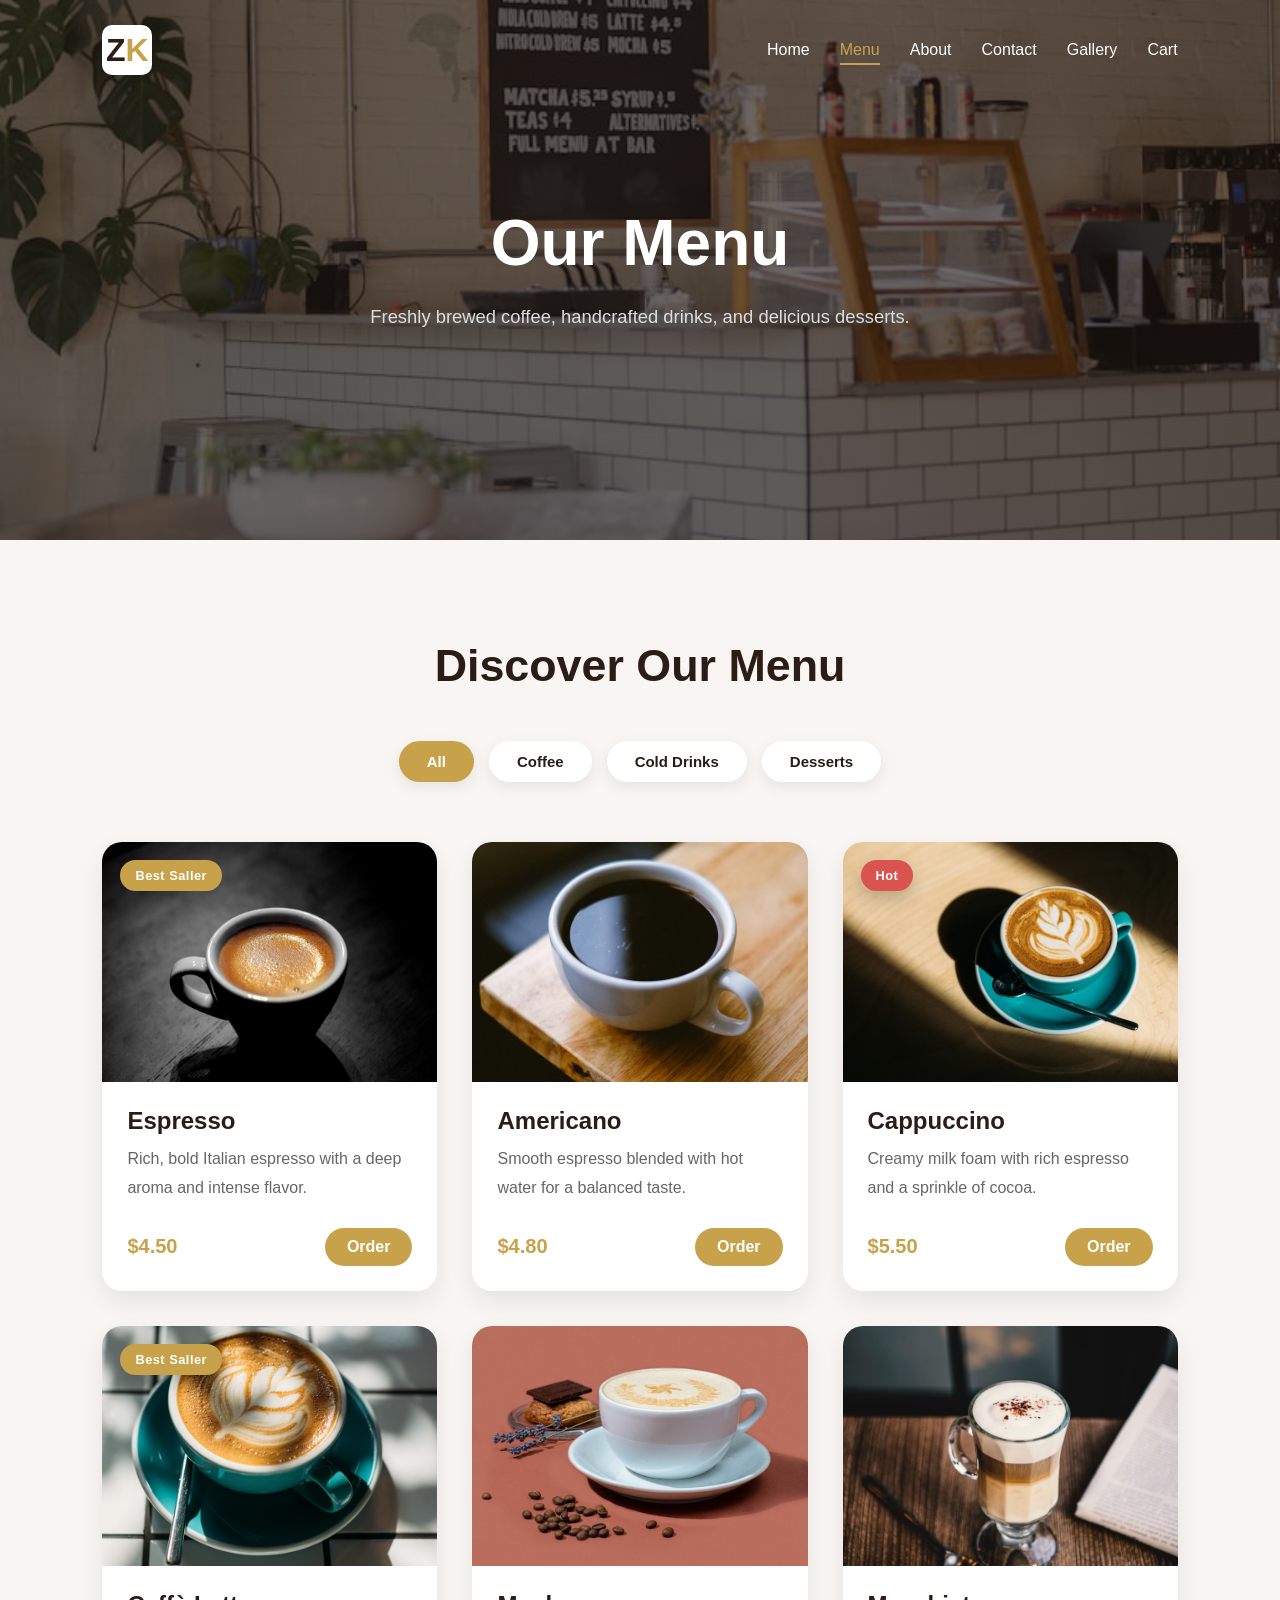
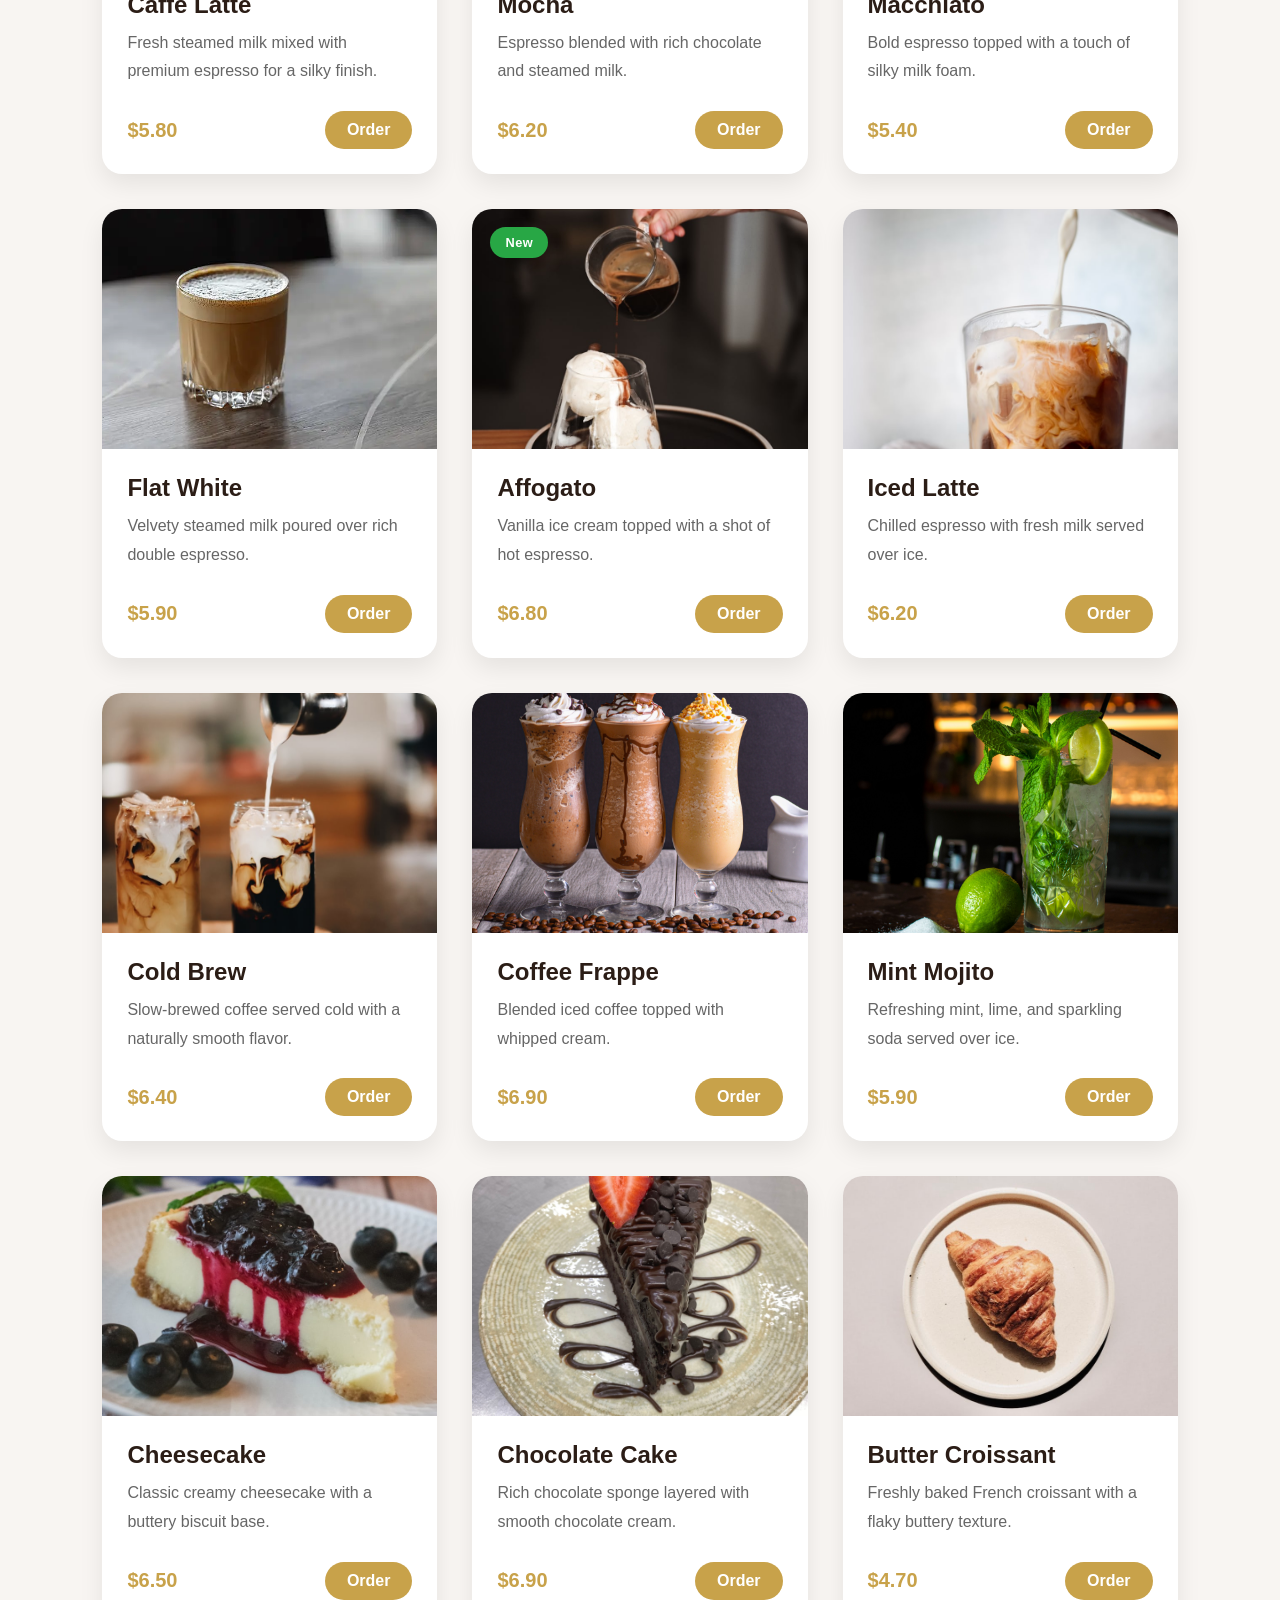
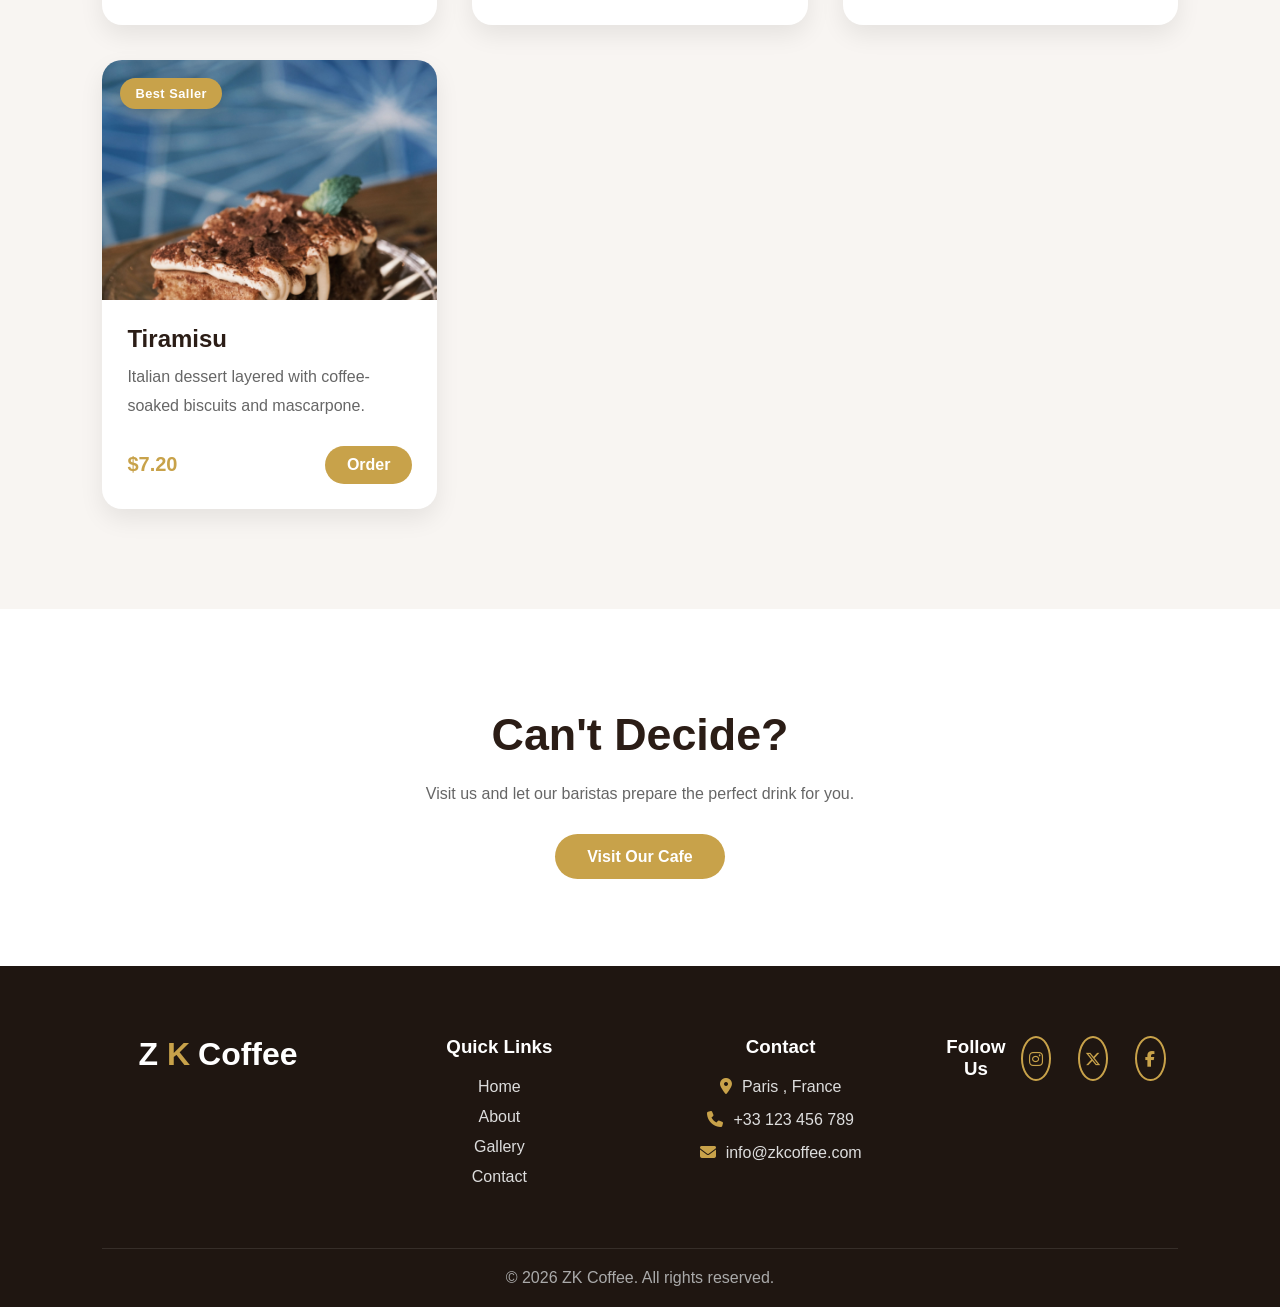
<file: menu.html>
<!DOCTYPE html>
<html lang="en">
<head>
    <meta charset="UTF-8">
    <meta name="viewport" content="width=device-width, initial-scale=1.0">
    <title>ZK Coffee | Menu</title>
    <link rel="stylesheet" href="css/style.css">
    <link rel="stylesheet" href="https://cdnjs.cloudflare.com/ajax/libs/font-awesome/6.7.2/css/all.min.css">
</head>
<body>
    <header class="navbar">
        <div id="preloader">
        <div class="loader-logo">Z<span>K</span></div>
        <div class="loader-line"></div>
        </div>
        <div class="logo">Z<span>K</span></div>
        <div class="menu-toggle">
            <span></span>
            <span></span>
            <span></span>
        </div>
        <nav id="nav-menu">
            <a href="index.html">Home</a>
            <a href="menu.html">Menu</a>
            <a href="about.html">About</a>
            <a href="contact.html">Contact</a>
            <a href="gallery.html">Gallery</a>
            <a href="order.html">Cart</a>
        </nav>
    </header>

        <div class="menu-overlay"></div>
<section class="menu-hero">
    <div class="menu-hero-content">
        <h1>Our Menu</h1>
        <p>Freshly brewed coffee, handcrafted drinks, and delicious desserts.</p>
    </div>

</section>

<section class="menu-section">

    <h2>Discover Our Menu</h2>

    <div class="menu-filter">

        <button class="filter-btn active" data-filter="all">All</button>

        <button class="filter-btn" data-filter="coffee">Coffee</button>

        <button class="filter-btn" data-filter="cold">Cold Drinks</button>

        <button class="filter-btn" data-filter="dessert">Desserts</button>

    </div>

<div class="menu-grid">

    <!-- Coffee -->

    <div class="menu-item coffee reveal">
        <div class="menu-badge best">Best Saller</div>
        <div class="menu-image">
        <img src="images/espresso.jpeg" alt="Espresso">
        </div>
        <div class="menu-info">
            <h3>Espresso</h3>
            <p>Rich, bold Italian espresso with a deep aroma and intense flavor.</p>
            <div class="price-row">
                <span>$4.50</span>
                <a href="order.html" class="menu-btn">Order</a>
            </div>
        </div>
    </div>

    <div class="menu-item coffee reveal">
        <div class="menu-image">
        <img src="images/menu-americano.jpeg" alt="Americano">
        </div>
        <div class="menu-info">
            <h3>Americano</h3>
            <p>Smooth espresso blended with hot water for a balanced taste.</p>
            <div class="price-row">
                <span>$4.80</span>
                <a href="order.html" class="menu-btn">Order</a>
            </div>
        </div>
    </div>

    <div class="menu-item coffee reveal">
        <div class="menu-badge hot">Hot</div>
        <div class="menu-image">
        <img src="images/menu-cappuccino.jpeg" alt="Cappuccino">
        </div>
        <div class="menu-info">
            <h3>Cappuccino</h3>
            <p>Creamy milk foam with rich espresso and a sprinkle of cocoa.</p>
            <div class="price-row">
                <span>$5.50</span>
                <a href="order.html" class="menu-btn">Order</a>
            </div>
        </div>
    </div>

    <div class="menu-item coffee reveal">
        <div class="menu-badge best">Best Saller</div>
        <div class="menu-image">
        <img src="images/menu-latte.jpeg" alt="Latte">
        </div>
        <div class="menu-info">
            <h3>Caffè Latte</h3>
            <p>Fresh steamed milk mixed with premium espresso for a silky finish.</p>
            <div class="price-row">
                <span>$5.80</span>
                <a href="order.html" class="menu-btn">Order</a>
            </div>
        </div>
    </div>
    <div class="menu-item coffee reveal">
        <div class="menu-image">
    <img src="images/menu-mocha.jpeg" alt="Mocha">
        </div>
    <div class="menu-info">

        <h3>Mocha</h3>

        <p>Espresso blended with rich chocolate and steamed milk.</p>

        <div class="price-row">
            <span>$6.20</span>
            <a href="order.html" class="menu-btn">Order</a>
        </div>

    </div>

</div>
<div class="menu-item coffee reveal">
    <div class="menu-image">
    <img src="images/menu-macchiato.jpeg" alt="Macchiato">
    </div>
    <div class="menu-info">

        <h3>Macchiato</h3>

        <p>Bold espresso topped with a touch of silky milk foam.</p>

        <div class="price-row">
            <span>$5.40</span>
            <a href="order.html" class="menu-btn">Order</a>
        </div>

    </div>

</div>
<div class="menu-item coffee reveal">
     <div class="menu-image">
    <img src="images/menu-flat-white.webp" alt="Flat White">
     </div>
    <div class="menu-info">

        <h3>Flat White</h3>

        <p>Velvety steamed milk poured over rich double espresso.</p>

        <div class="price-row">
            <span>$5.90</span>
            <a href="order.html" class="menu-btn">Order</a>
        </div>

    </div>

</div>
<div class="menu-item coffee reveal">
    <div class="menu-badge new">New</div>
     <div class="menu-image">
    <img src="images/menu-affogato.jpeg" alt="Affogato">
    </div>
    <div class="menu-info">

        <h3>Affogato</h3>

        <p>Vanilla ice cream topped with a shot of hot espresso.</p>

        <div class="price-row">
            <span>$6.80</span>
            <a href="order.html" class="menu-btn">Order</a>
        </div>

    </div>

</div>

    <!-- Cold Drinks -->

    <div class="menu-item cold reveal">
        <div class="menu-image">
        <img src="images/menu-iced-coffee.jpeg" alt="Iced Latte">
    </div>
        <div class="menu-info">
            <h3>Iced Latte</h3>
            <p>Chilled espresso with fresh milk served over ice.</p>
            <div class="price-row">
                <span>$6.20</span>
                <a href="order.html" class="menu-btn">Order</a>
            </div>
        </div>
    </div>

    <div class="menu-item cold reveal">
        <div class="menu-image">
        <img src="images/menu-cold-brew.jpeg" alt="Cold Brew">
       </div>
        <div class="menu-info">
            <h3>Cold Brew</h3>
            <p>Slow-brewed coffee served cold with a naturally smooth flavor.</p>
            <div class="price-row">
                <span>$6.40</span>
                <a href="order.html" class="menu-btn">Order</a>
            </div>
        </div>
    </div>

    <div class="menu-item cold reveal">
        <div class="menu-image">
        <img src="images/menu-coffee-frappe.jpg" alt="Coffee Frappe">
        </div>
        <div class="menu-info">
            <h3>Coffee Frappe</h3>
            <p>Blended iced coffee topped with whipped cream.</p>
            <div class="price-row">
                <span>$6.90</span>
                <a href="order.html" class="menu-btn">Order</a>
            </div>
        </div>
    </div>

    <div class="menu-item cold reveal">
        <div class="menu-image">
        <img src="images/menu-mint-mojito.jpg" alt="Mint Mojito">
        </div>
        <div class="menu-info">
            <h3>Mint Mojito</h3>
            <p>Refreshing mint, lime, and sparkling soda served over ice.</p>
            <div class="price-row">
                <span>$5.90</span>
                <a href="order.html" class="menu-btn">Order</a>
            </div>
        </div>
    </div>

    <!-- Desserts -->

    <div class="menu-item dessert reveal">
        <div class="menu-image">
        <img src="images/menu-cheesecake.jpeg" alt="Cheesecake">
        </div>
        <div class="menu-info">
            <h3>Cheesecake</h3>
            <p>Classic creamy cheesecake with a buttery biscuit base.</p>
            <div class="price-row">
                <span>$6.50</span>
                <a href="order.html" class="menu-btn">Order</a>
            </div>
        </div>
    </div>

<div class="menu-item dessert reveal">
    <div class="menu-image">
        <img src="images/menu-chocolate-cake.jpg" alt="Chocolate Cake">
    </div>
        <div class="menu-info">
            <h3>Chocolate Cake</h3>
            <p>Rich chocolate sponge layered with smooth chocolate cream.</p>
            <div class="price-row">
                <span>$6.90</span>
                <a href="order.html" class="menu-btn">Order</a>
            </div>
        </div>
    </div>

    <div class="menu-item dessert reveal">
        <div class="menu-image">
        <img src="images/menu-croissant.jpeg" alt="Croissant">
       </div>
        <div class="menu-info">
            <h3>Butter Croissant</h3>
            <p>Freshly baked French croissant with a flaky buttery texture.</p>
            <div class="price-row">
                <span>$4.70</span>
                <a href="order.html" class="menu-btn">Order</a>
            </div>
        </div>
    </div>

    <div class="menu-item dessert reveal">
        
        <div class="menu-badge best">Best Saller</div>
        <div class="menu-image">
        <img src="images/menu-tramisu.jpg" alt="Tiramisu">
        </div>
        <div class="menu-info">
            <h3>Tiramisu</h3>
            <p>Italian dessert layered with coffee-soaked biscuits and mascarpone.</p>
            <div class="price-row">
                <span>$7.20</span>
                <a href="order.html" class="menu-btn">Order</a>
            </div>
        </div>
    </div>

</div>

</section>

<section class="menu-cta reveal">

    <h2>Can't Decide?</h2>

    <p>Visit us and let our baristas prepare the perfect drink for you.</p>

    <a href="contact.html" class="btn-primary">Visit Our Cafe</a>

</section>
    <footer class="footer reveal">
        <div class="footer-container">
            <div class="footer-logo">
                <h2 class="f-logo"><span>Z</span> <span  class="k">K</span><span class="coffee">Coffee</span></h2>
                <p></p>
            </div>
            <div class="footer-links">
                <h3>Quick Links</h3>
                <a href="index.html">Home</a>
                <a href="about.html">About</a>
                <a href="gallery.html">Gallery</a>
                <a href="contact.html">Contact</a>
            </div>
            <div class="footer-contact">
                <h3>Contact</h3>
                <p><i class="fa-solid fa-location-dot"></i>Paris , France</p>
                <p><i class="fa-solid fa-phone"></i>+33 123 456 789</p>
                <p><i class="fa-solid fa-envelope"></i>info@zkcoffee.com</p>
            </div>
            <div class="footer-social">
                <h3>Follow Us</h3>
                <a href="https://instagram.com" target="_blank"><i class="fa-brands fa-instagram"></i></a>
                <a href="https://twitter.com" target="_blank"><i class="fa-brands fa-x-twitter"></i></a>
                <a href="https://facebook.com" target="_blank"><i class="fa-brands fa-facebook-f"></i></a>
            </div>
        </div>
        </div>
        <div  class="footer-bottom">
        <p>© 2026 ZK Coffee. All rights reserved.</p>
    </div>
    </footer>
<button id="backToTop"><i class="fa-solid fa-arrow-up"></i></button>
<script src="js/main.js"></script>
</body>
</html>
</file>
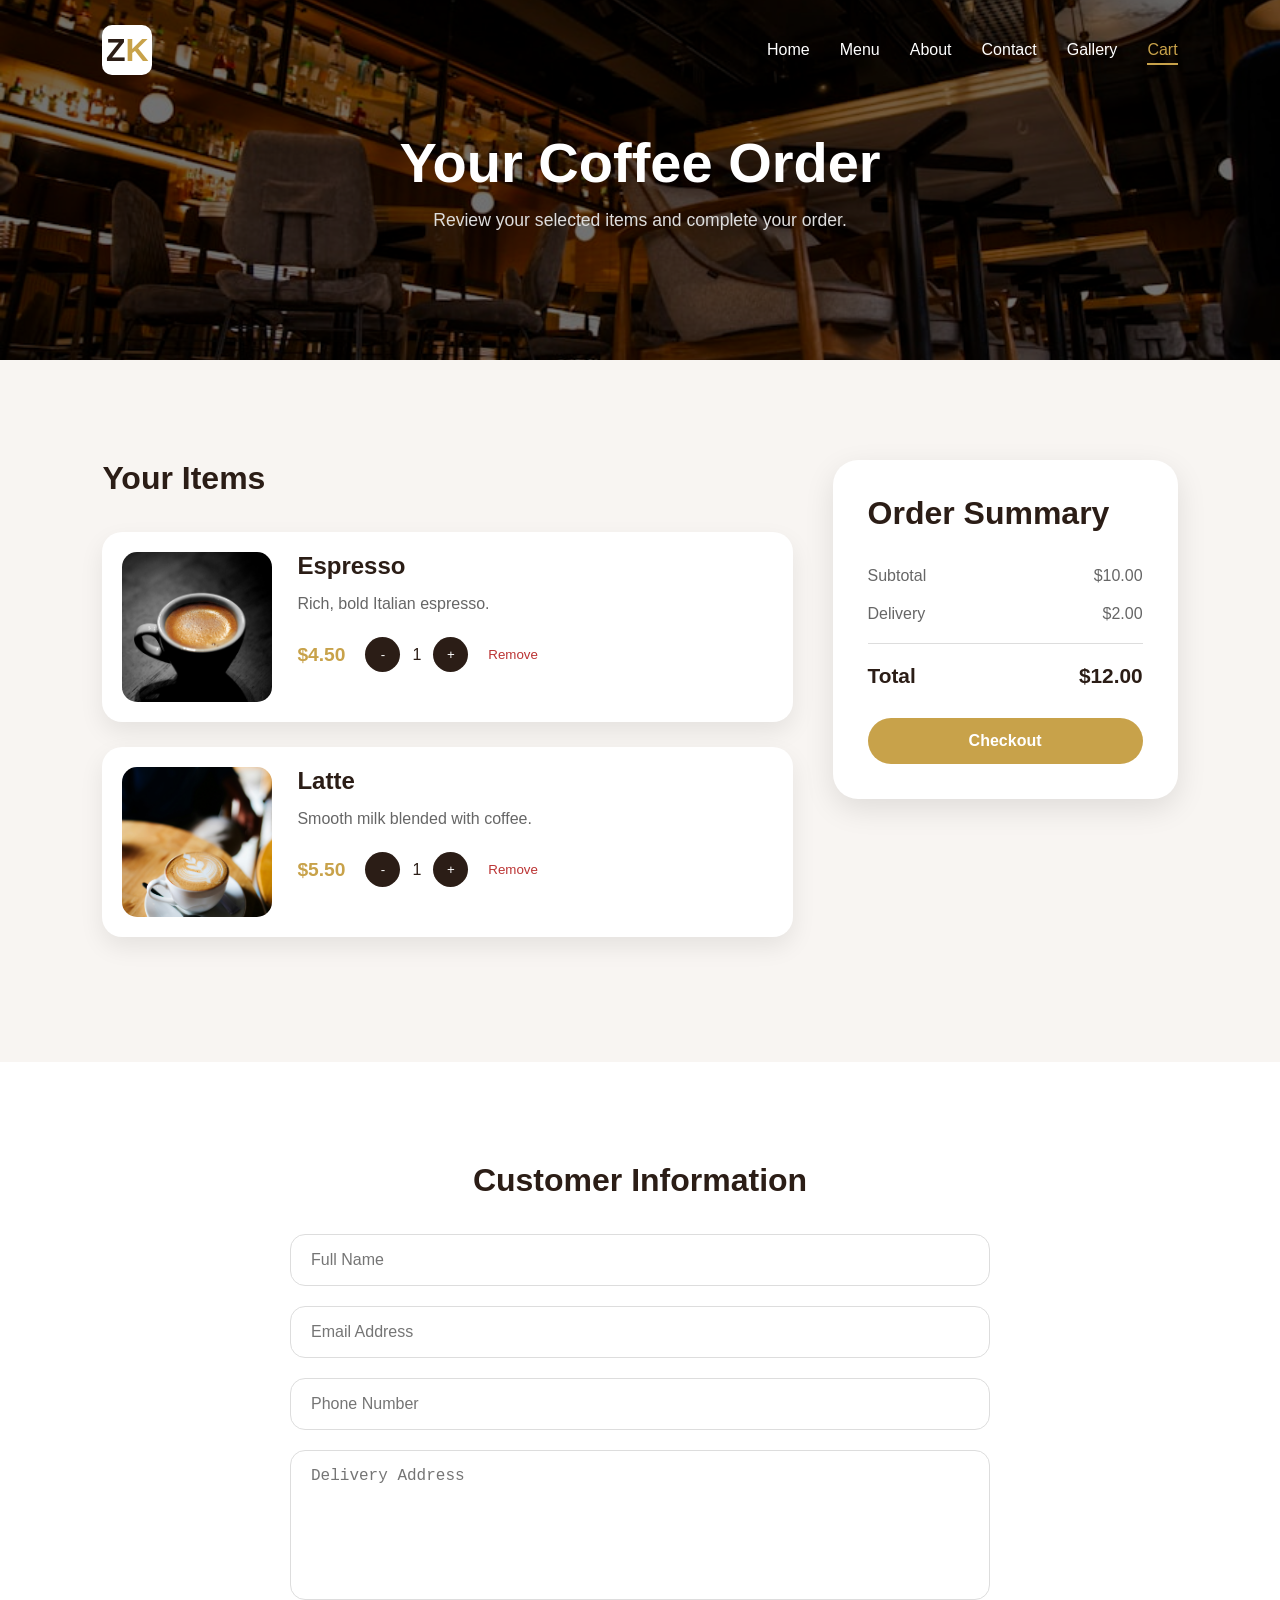
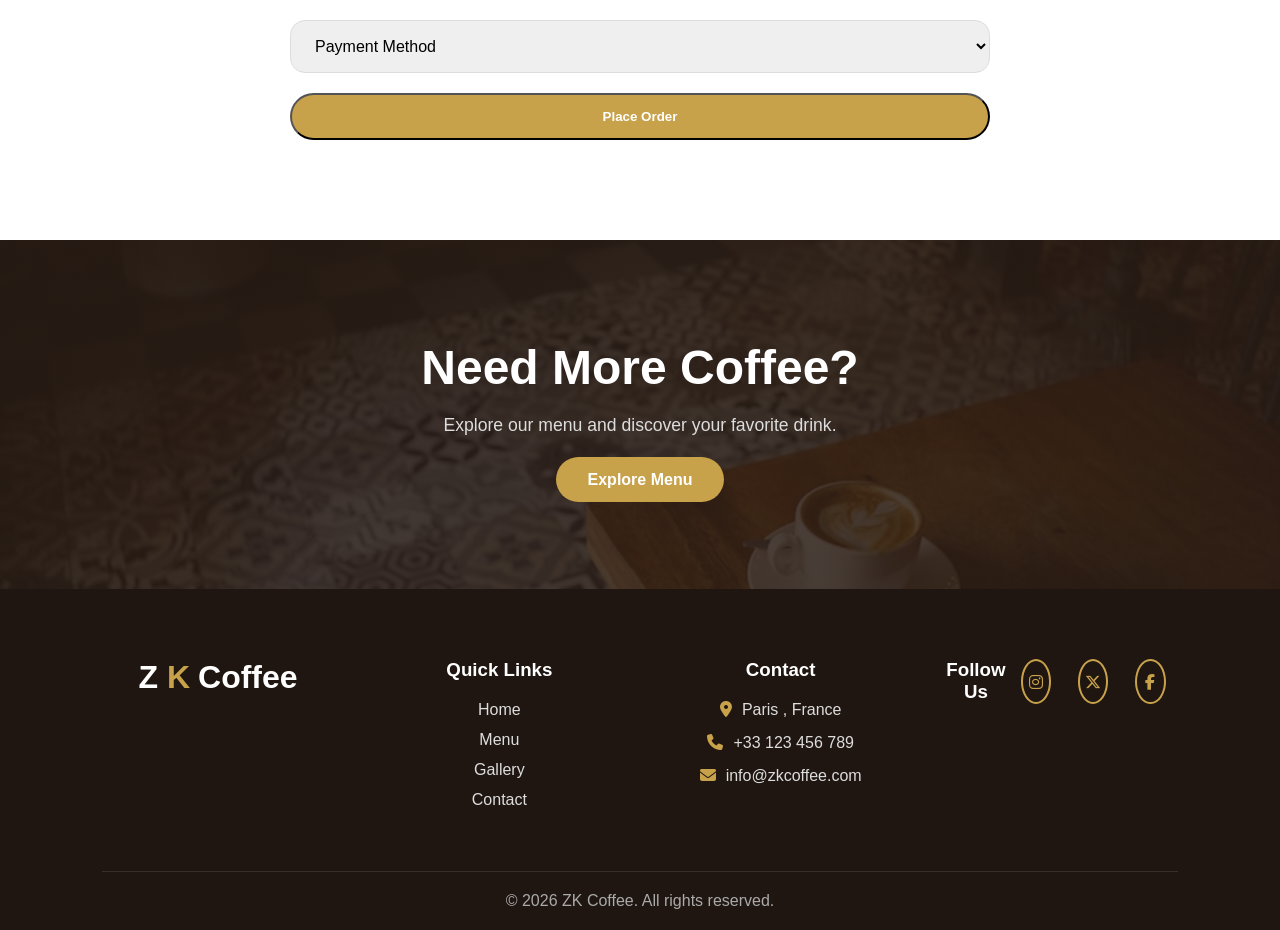
<file: order.html>
<!DOCTYPE html>
<html lang="en">

<head>

    <meta charset="UTF-8">
    <meta name="viewport" content="width=device-width, initial-scale=1.0">

    <title>ZK Coffee | Cart</title>

    <link rel="stylesheet" href="css/style.css">

    <link rel="stylesheet" href="https://cdnjs.cloudflare.com/ajax/libs/font-awesome/6.7.2/css/all.min.css">

</head>


<body>


     <header class="navbar">
        <div id="preloader">
            <div class="loader-logo">Z<span>K</span></div>
            <div class="loader-line"></div>
        </div>
        <div class="logo">Z<span>K</span></div>
        <div class="menu-toggle">
            <span></span>
            <span></span>
            <span></span>
        </div>
        <nav id="nav-menu">
            <a href="index.html">Home</a>
            <a href="menu.html">Menu</a>
            <a href="about.html">About</a>
            <a href="contact.html">Contact</a>
            <a href="gallery.html">Gallery</a>
            <a href="order.html">Cart</a>
        </nav>
    </header>
    <!-- Hero -->
    <div class="menu-overlay"></div>




    <!-- ==========================
        CART HERO
========================== -->


    <section class="cart-hero">


        <div class="cart-overlay"></div>


        <div class="cart-hero-content">


            <h1>Your Coffee Order</h1>

            <p>
                Review your selected items and complete your order.
            </p>


        </div>


    </section>



    <!-- ==========================
        CART SECTION
========================== -->


    <section class="cart-section reveal">


        <div class="cart-container">



            <!-- ITEMS -->


            <div class="cart-items">


                <h2>Your Items</h2>



                <div class="cart-card">


                    <img src="images/espresso.jpeg" alt="Espresso">


                    <div class="cart-info">

                        <h3>Espresso</h3>

                        <p>
                            Rich, bold Italian espresso.
                        </p>


                        <div class="cart-actions">


                            <span class="price">
                                $4.50
                            </span>


                            <div class="quantity">

                                <button>-</button>

                                <span>1</span>

                                <button>+</button>

                            </div>


                            <button class="remove">
                                Remove
                            </button>


                        </div>


                    </div>


                </div>




                <div class="cart-card">


                    <img src="images/latte.jpeg" alt="Latte">


                    <div class="cart-info">

                        <h3>Latte</h3>

                        <p>
                            Smooth milk blended with coffee.
                        </p>


                        <div class="cart-actions">


                            <span class="price">
                                $5.50
                            </span>


                            <div class="quantity">

                                <button>-</button>

                                <span>1</span>

                                <button>+</button>

                            </div>


                            <button class="remove">
                                Remove
                            </button>


                        </div>


                    </div>


                </div>



            </div>





            <!-- SUMMARY -->


            <div class="order-summary">


                <h2>
                    Order Summary
                </h2>



                <div class="summary-row">

                    <span>
                        Subtotal
                    </span>

                    <span>
                        $10.00
                    </span>

                </div>



                <div class="summary-row">

                    <span>
                        Delivery
                    </span>

                    <span>
                        $2.00
                    </span>

                </div>




                <div class="summary-total">


                    <span>
                        Total
                    </span>


                    <span>
                        $12.00
                    </span>


                </div>



                <a href="#checkout" class="btn-primary checkout-btn">

                    Checkout

                </a>



            </div>



        </div>


    </section>





    <!-- ==========================
        CHECKOUT FORM
========================== -->

    <section class="checkout reveal" id="checkout">


        <h2>
            Customer Information
        </h2>



        <div class="checkout-container">


            <form>


                <input type="text" placeholder="Full Name">



                <input type="email" placeholder="Email Address">



                <input type="tel" placeholder="Phone Number">



                <textarea placeholder="Delivery Address"></textarea>



                <select>

                    <option>
                        Payment Method
                    </option>

                    <option>
                        Credit Card
                    </option>

                    <option>
                        Cash
                    </option>

                </select>



                <button class="btn-primary">
                    Place Order
                </button>



            </form>


        </div>


    </section>






    <!-- ==========================
        CTA
========================== -->


    <section class="cart-cta reveal">


        <h2>
            Need More Coffee?
        </h2>


        <p>
            Explore our menu and discover your favorite drink.
        </p>


        <a href="menu.html" class="btn-primary">
            Explore Menu
        </a>



    </section>






    <footer class="footer reveal">
        <div class="footer-container">
            <div class="footer-logo">
                <h2 class="f-logo"><span>Z</span> <span class="k">K</span><span class="coffee">Coffee</span></h2>
                <p></p>
            </div>
            <div class="footer-links">
                <h3>Quick Links</h3>
                <a href="index.html">Home</a>
                <a href="menu.html">Menu</a>
                <a href="gallery.html">Gallery</a>
                <a href="contact.html">Contact</a>
            </div>
            <div class="footer-contact">
                <h3>Contact</h3>
                <p><i class="fa-solid fa-location-dot"></i>Paris , France</p>
                <p><i class="fa-solid fa-phone"></i>+33 123 456 789</p>
                <p><i class="fa-solid fa-envelope"></i>info@zkcoffee.com</p>
            </div>
            <div class="footer-social">
                <h3>Follow Us</h3>
                <a href="https://instagram.com" target="_blank"><i class="fa-brands fa-instagram"></i></a>
                <a href="https://twitter.com" target="_blank"><i class="fa-brands fa-x-twitter"></i></a>
                <a href="https://facebook.com" target="_blank"><i class="fa-brands fa-facebook-f"></i></a>
            </div>
        </div>
        </div>
        <div class="footer-bottom">
            <p>© 2026 ZK Coffee. All rights reserved.</p>
        </div>
    </footer>
    <button id="backToTop"><i class="fa-solid fa-arrow-up"></i></button>
    <script src="js/main.js"></script>


</body>

</html>
</file>
<file: css/style.css>
* {
    margin: 0;
    padding: 0;
    box-sizing: border-box;
}

html {
    scroll-behavior: smooth;
}

body.no-scroll {
    overflow: hidden;
}

img {
    display: block;
    max-width: 100%;
    height: auto;
}

h2 {
    transition: 0.35s;
}

h2:hover {
    letter-spacing: 1px;
}

body {
    font-family: 'Poppins', sans-serif;
    background-color: #f8f5f2;
    color: #2b1d16;
}

a {
    text-decoration: none;
}

.navbar {
    display: flex;
    justify-content: space-between;
    align-items: center;
    padding: 25px 8%;
    position: absolute;
    width: 100%;
    top: 0;
    left: 0;
    transition:
        background-color .35s ease,
        padding .35s ease,
        box-shadow .35s ease,
        backdrop-filter .35s ease;
    z-index: 100;
}

.navbar.scrolled {
    position: fixed;
    top: 0;
    left: 0;
    background-color: rgba(31, 22, 17, 0.95);
    backdrop-filter: blur(18px);
    padding: 18px 8%;
    box-shadow: 0 8px 25px rgba(0, 0, 0, 0.15);
}

.navbar.scrolled .logo {
    transform: scale(0.92);
    background: #fff;
    color: #2b1d16;
    box-shadow: 0 8px 15px rgba(255, 255, 255, 0.15);
}

.navbar.scrolled .logo span {
    color: #c8a24a;
}

.menu-toggle {
    width: 35px;
    height: 28px;
    display: none;
    flex-direction: column;
    justify-content: space-between;
    font-size: 1.8rem;
    color: #c8a24a;
    cursor: pointer;
    z-index: 1100;
}

.menu-toggle span {
    width: 100%;
    height: 3px;
    background: #c8a24a;
    border-radius: 10px;
    transition: 0.4s;
}

.menu-overlay {
    position: fixed;
    inset: 0;
    background: rgba(0, 0, 0, 0.45);
    pointer-events: none;
    opacity: 0;
    visibility: hidden;
    transition: 0.35s ease;
    z-index: 998;
}

.menu-overlay.active {
    opacity: 1;
    visibility: visible;
    pointer-events: auto;
}

.logo {
    font-size: 2rem;
    font-weight: 700;
    background: #fff;
    width: 50px;
    height: 50px;
    border-radius: 10px;
    display: flex;
    justify-content: center;
    align-items: center;
    color: #2b1d16;
    transform: translateX(-40px);
    transition: 0.5s ease;
    opacity: 0;
}

.logo span {
    color: #c8a24a;
}

.logo.show {
    opacity: 1;
    transform: translateX(0);
}

.logo:hover {
    transform: scale(1.08);
    cursor: pointer;
}

nav {
    display: flex;
    gap: 30px;
}

nav a {
    color: white;
    font-weight: 500;
    transition: all 0.3s ease;
    position: relative;
}

nav a::after {
    content: "";
    position: absolute;
    left: 0;
    bottom: -6px;
    width: 0;
    height: 2px;
    background: #c8a24a;
    transition: 0.35s;
}

nav a:hover {
    color: #c8a24a;
}

nav a:hover::after {
    width: 100%;
}

nav a.active {
    color: #c8a24a;
}

nav a.active::after {
    width: 100%;
}

.hero {
    height: 90vh;
    background-image: url(../images/hero.jpeg);
    background-size: cover;
    background-position: center;
    display: flex;
    justify-content: center;
    align-items: center;
    position: relative;
}

.overlay {
    position: absolute;
    top: 0;
    left: 0;
    width: 100%;
    height: 100%;
    background: rgba(0, 0, 0, 0.45);
}

.hero-text {
    position: relative;
    z-index: 2;
    text-align: center;
    color: white;
    max-width: 700px;
    padding: 20px;
}

.hero-text p {
    font-size: 1.2rem;
    margin-bottom: 35px;
}

.hero-text h1 {
    font-size: 4rem;
    margin-bottom: 20px;
}

.buttons {
    display: flex;
    justify-content: center;
    gap: 15px;
}

.btn-primary,
.btn-secondary {
    padding: 14px 32px;
    border-radius: 50px;
    transition: all 0.3s ease;
    font-weight: 600;
}

.btn-primary {
    background: #c8a24a;
    color: white;
}

.btn-primary:hover {
    transform: translateY(-5px);
    box-shadow: 0 15px 30px rgba(200, 162, 74, 0.35);
}

.btn-secondary {
    border: 2px solid white;
    color: white;
}

.btn-secondary:hover {
    background: white;
    color: #2b1d16;
    transform: translateY(-5px);
    box-shadow: 0 15px 30px rgba(255, 255, 255, 0.35);
}

.btn-primary,
.btn-secondary,
.btn-secondary-dark {
    transition: all 0.35 ease;
}

/* ==========================
   ABOUT PREVIEW
========================== */


.about-preview {
    display: flex;
    justify-content: space-between;
    align-items: center;
    gap: 80px;

    padding: 100px 8%;
    background: #f8f5f2;

    flex-wrap: wrap;
}

.about-image {
    flex: 1;
    min-width: 350px;
    overflow: hidden;
    border-radius: 20px;
}

.about-image img {
    width: 100%;
    border-radius: 20px;
    display: block;
    transition: 0.6s;
    box-shadow: 0 15px 35px rgba(0, 0, 0, .15);
}

.about-image img:hover {
    transform: scale(1.08);
}

.about-content {
    flex: 1;
    min-width: 350px;
}

.about-content h2 {
    font-size: 2.8rem;
    color: #2b1d16;
    margin-bottom: 25px;
}

.about-content p {
    font-size: 1rem;
    line-height: 1.9;
    color: #666;
    margin-bottom: 40px;
}

.about-content .btn-primary {
    display: inline-block;
}

/* ==========================
   FEATURED MENU
========================== */

.featured-menu {
    padding: 100px 8%;
    background: #f8f5f2;
    text-align: center;
}

.featured-menu h2 {
    font-size: 2.7rem;
    color: #2b1d16;
    margin-bottom: 60px;
}

.menu-cards {
    display: flex;
    justify-content: center;
    gap: 35px;
    flex-wrap: wrap;
}

.card {
    width: 330px;
    background: #ffffff;
    border-radius: 20px;
    overflow: hidden;

    box-shadow: 0 10px 25px rgba(0, 0, 0, .08);
    cursor: pointer;
    transition: .4s;
}

.card:hover {
    transform: translateY(-15px);
    box-shadow: 0 20px 45px rgba(200, 162, 74, 0.25);
}

.card img {
    width: 100%;
    height: 250px;
    object-fit: cover;
    transition: 0.5s ease;
}

.card:hover img {
    transform: scale(1.08);
}

.card h3 {
    margin-top: 25px;
    font-size: 1.5rem;
    color: #2b1d16;
    transition: 0.35s;
}

.card:hover h3 {
    color: #c8a24a;
}

.card p {
    padding: 15px 25px 30px;
    color: #666;
    line-height: 1.7;
}

/* ==========================
   WHY CHOOSE US
========================== */

.why-us {
    padding: 100px 8%;
    background-color: #ffffff;
    text-align: center;
}

.why-us h2 {
    font-size: 2.7rem;
    color: #2b1d16;
    margin-bottom: 60px;
}

.features {
    display: flex;
    justify-content: center;
    align-items: center;
    gap: 35px;
    flex-wrap: wrap;
}

.feature {
    width: 320px;
    padding: 40px 30px;
    background-color: #f8f5f2;
    border-radius: 20px;
    box-shadow: 0 10px 25px rgba(0, 0, 0, .08);
    transition: all .4s ease;
    cursor: pointer;
}

.feature:hover {
    transform: translateY(-12px);
    box-shadow: 0 25px 45px rgba(200, 162, 74, .18);
}

.feature i {
    font-size: 55px;
    color: #C8A24A;
    margin-bottom: 25px;
    transition: 0.35s;
}

.feature:hover i {
    transform: rotate(-8deg) scale(1.2);
}

.feature h3 {
    font-size: 1.5rem;
    color: #2b1d16;
    margin-bottom: 15px;
}

.feature p {
    color: #666;
    line-height: 1.8;
    font-size: .95rem;
}

/* ==========================
   CTA
========================== */
.cta {
    background: linear-gradient(rgba(43, 29, 22, 0.8), rgba(43, 29, 22, 0.8)), url(../images/cta-bg.jpeg);
    background-size: cover;
    background-position: center;
    background-attachment: fixed;
    padding: 120px 8%;
    text-align: center;
}

.cta-content {
    max-width: 700px;
    margin: auto;
}

.cta h2 {
    color: #fff;
    font-size: 3rem;
    margin-bottom: 20px;
}

.cta p {
    color: #ddd;
    font-size: 1.1rem;
    line-height: 1.8;
    margin-bottom: 40px;
}

.cta-buttons {
    display: flex;
    justify-content: center;
    gap: 20px;
    flex-wrap: wrap;
}

.btn-secondary-dark {
    display: inline-block;
    padding: 14px 32px;
    border: 2px solid #C8A24A;
    font-weight: 600;
    transition: 0.3s;
    border-color: #C8A24A;
    color: #C8A24A;
    border-radius: 50px;
}

.btn-secondary-dark:hover {
    background: #C8A24A;
    color: #fff;
    transform: translateY(-5px);
    box-shadow: 0 15px 30px rgba(200, 162, 74, 0.35);
}

/* ==========================
   Footer
========================== */
.footer {
    background: #1f1611;
    color: #fff;
    padding: 70px 8% 20px;
}

.footer-container {
    display: flex;
    justify-content: space-between;
    gap: 50px;
    flex-wrap: wrap;
    margin-bottom: 50px;
    text-align: center;
}

footer {
    text-align: center;
    background: #2b1d16;
    color: white;
}

.footer-logo,
.footer-links,
.footer-contact,
.footer-social {
    flex: 1;
    min-width: 220px;
}

.footer-logo p {
    color: #bdbdbd;
    line-height: 1.8;
}

.f-logo {
    font-size: 2rem;
    font-weight: 700;
    align-items: center;
}

.f-logo .coffee {
    gap: 15px;
    margin-left: 8px;
}

.f-logo .k {
    color: #c8a24a;
}

.footer h3 {
    margin-bottom: 20px;
}

.footer-links {
    display: flex;
    flex-direction: column;
}

.footer-links a {
    color: #DDD;
    margin-bottom: 12px;
    transition: 0.3s;
}

.footer-links a:hover {
    color: #c8a24a;
}

.footer-contact p {
    margin-bottom: 15px;
    color: #ddd;
}

.footer-contact i {
    color: #c8a24a;
    margin-right: 10px;
}

.footer-social a {
    display: inline-flex;
    justify-content: center;
    align-items: center;
    width: 45px;
    height: 45px;
    border: 2px solid #c8a24a;
    margin-right: 12px;
    transition: 0.35s;
    color: #C8A24A;
    border-radius: 50%;
}

.footer-social a:hover {
    background: #c8a24a;
    color: #fff;
    transform: translateY(-5px) rotate(10deg);
}

.footer-bottom {
    border-top: 1px solid rgba(255, 255, 255, 0.1);
    text-align: center;
    padding-top: 20px;
    color: #aaa;
}

.footer-social {
    display: flex;
    justify-content: center;
    gap: 15px;
}

.footer-contact p {
    justify-content: center;
}

/* ==========================
   Back Tp Up
========================== */
#backToTop {
    position: fixed;
    right: 25px;
    bottom: 25px;
    width: 55px;
    height: 55px;
    border: none;
    border-radius: 50%;
    background: #c8a24a;
    color: #fff;
    font-size: 20px;
    cursor: pointer;
    box-shadow: 0 8px 20px rgba(0, 0, 0, 0.2);
    opacity: 0;
    visibility: hidden;
    transform: translateY(20px);
    transition: 0.35s ease;
    z-index: 999;
}

#backToTop:hover {
    background: #b88f36;
    transform: translateY(-5px);
}

#backToTop.show {
    opacity: 1;
    visibility: visible;
    transform: translateY(0);
}

/* ==========================
   SCROLL REVEAL
========================== */
.reveal {
    opacity: 0;
    transform: translateY(70px);
    transition: all 0.9s ease;
}

.reveal.active {
    opacity: 1;
    transform: translateY(0);
}

/* ==========================
   ReLoader
========================== */
#preloader {
    position: fixed;
    inset: 0;
    background: #1f1611;
    display: flex;
    flex-direction: column;
    justify-content: center;
    align-items: center;
    z-index: 9999;
    transition: opacity 0.6s ease visibility 0.6s ease;
}

#preloader.hide {
    opacity: 0;
    visibility: hidden;
}

.loader-logo {
    font-size: 2.5rem;
    font-weight: 700;
    letter-spacing: -2px;
    color: white;
    margin-bottom: 30px;
    transition: 0.35s;
}

.loader-logo:hover {
    transform: scale(1.08);
    transition: 0.35s;
}

.loader-logo span {
    color: #c8a24a;
}

.loader-line {
    width: 100px;
    height: 4px;
    background: rgba(255, 255, 255, 0.15);
    border-radius: 10px;
    overflow: hidden;
    position: relative;
}

.loader-line::before {
    content: "";
    position: absolute;
    left: -40%;
    width: 40%;
    height: 100%;
    background: #c8a24a;
    animation: loading 1.2s infinite;
}

@keyframes loading {
    0% {
        left: -40%;
    }

    100% {
        left: 100%;
    }
}

@media (max-width:1024px) {
    .hero-text p {
        font-size: 1.1rem;
    }

    .hero-text h1 {
        font-size: 3.5rem;
    }

    .card,
    .feature {
        width: 300px;
    }

    .menu-cards {
        display: grid;
        grid-template-columns: repeat(3, 1fr);
        gap: 20px;
    }

    .card {
        width: 300px;
    }

    .features {
        display: grid;
        grid-template-columns: repeat(3, 1fr);
        gap: 20px;
    }

    .feature {
        width: 300px;
        padding: 30px 20px;
        height: 250px;
    }
    .feature i{
        font-size: 2.5rem;
    }
    .cta-buttons a{
        width: 50%;
        text-align: center;
    }
    .btn-secondary-dark{
        width: 50%;
        text-align: center;
    }
    .btn-secondary{
        width: 50%;
        text-align: center;
    }
    .btn-primary{
        width: 50%;
        text-align: center;
    }

}


   @media (max-width:768px){

/* Navbar */

.navbar{
    padding:18px 6%;
    z-index: 1005;
}

.logo{
    width:45px;
    height:45px;
    font-size:1.7rem;
}

.menu-toggle{
    display:flex;
    z-index: 1002;
}

nav{
    position:fixed;
    top:0;
    right:-100%;
    width:280px;
    height:100vh;
    display: flex;
    flex-direction: column;
    background:#1f1611;
    justify-content:center;
    align-items:center;
    gap:35px;
    transition:.35s;
    z-index:1001;
}
#nav-menu{
    padding: 90px 0 40px;
}
#nav-menu a{
    display: block;
    width: 100%;
    padding: 18px 35px;
    font-size: 1.15;
    line-height: 1.5;
}
#nav-menu a::after{
    bottom: 8px;
}
nav.active{
    right:0;
}
.menu-overlay{
    z-index: 999;
}
/* Hero */

.hero{
    height:75vh;
}

.hero-text h1{
    font-size:2.8rem;
}

.hero-text p{
    font-size:1rem;
}

.buttons{
    flex-wrap:wrap;
}

/* Featured */


.featured-menu{
    padding:60px 5%;
}

.featured-menu h2{
    font-size:1.9rem;
    margin-bottom:40px;
}

.menu-cards{
    display:grid;
    grid-template-columns:repeat(3,1fr);
    justify-content: center;
    align-items: center;
    gap:10px;
}

.card{
    width:100%;
    border-radius:15px;
}

.card img{
    height:110px;
}

.card h3{
    font-size:1rem;
    margin-top:15px;
}

.card p{
    font-size:.72rem;
    line-height:1.45;
    padding:10px 12px 18px;
}

/* Why us */

.why-us{
    padding:70px 6%;
}

.why-us h2{
    font-size:2.2rem;
}

.why-us{
    padding:60px 5%;
}

.why-us h2{
    font-size:1.9rem;
    margin-bottom:40px;
}

.features{
    display:grid;
    grid-template-columns:repeat(3,1fr);
    gap:10px;
}

.feature{
    width:100%;
    height:300px;
    padding:20px 12px;
    border-radius:15px;
}

.feature i{
    font-size:2rem;
    margin-bottom:15px;
}

.feature h3{
    font-size:1rem;
    margin-bottom:10px;
}

.feature p{
    font-size:.72rem;
    line-height:1.45;
}

/* About */

.about-preview{
    flex-direction:column;
    gap:40px;
    padding:70px 6%;
}

.about-image,
.about-content{
    min-width:100%;
}

.about-image img{
    height:320px;
    object-fit:cover;
}

.about-content h2{
    font-size:2.2rem;
}
.btn-primary{
    text-align: center;
}

/* CTA */

.cta{
    padding:80px 6%;
}

.cta h2{
    font-size:2.2rem;
}

.cta p{
    font-size:1rem;
}

.cta-buttons{
    flex-direction:column;
    align-items:center;
}

.cta-buttons a{
    width:230px;
}

/* Footer */

.footer{
    padding:60px 6% 20px;
}

.footer-container{
    gap:35px;
}
    .cta-buttons a{
        width: 100%;
        text-align: center;
    }
    .btn-secondary-dark{
        width: 100%;
        text-align: center;
    }
    .btn-secondary{
        width: 100%;
        text-align: center;
    }
    .btn-primary{
        width: 100%;
        text-align: center;
    }
}

@media (max-width:480px){

/* Hero */
.hero{
    height:50vh;
}

.hero-text h1{
    font-size:2.3rem;
    line-height:1.3;

}

.hero-text p{
    font-size:.95rem;
}

.buttons{
    gap:10px;
}


/* Featured */



.menu-cards{
    display:grid;
    grid-template-columns:repeat(3,1fr);
    gap:10px;
}

.card{
    width:100%;
    border-radius:15px;
}

.card img{
    height:110px;
}

.card h3{
    font-size:1rem;
    margin-top:15px;
}

.card p{
    font-size:.72rem;
    line-height:1.45;
    padding:10px 12px 18px;
}
/* Sections */

.featured-menu,
.why-us,
.about-preview,
.cta{
    padding:55px 5%;
}

.featured-menu h2,
.why-us h2,
.about-content h2,
.cta h2{
    font-size:1.8rem;
}

/* Cards */


.why-us{
    padding:60px 5%;
}

.why-us h2{
    font-size:1.9rem;
    margin-bottom:40px;
}

.features{
    display:grid;
    grid-template-columns:repeat(3,1fr);
    gap:10px;
}

.feature{
    width:100%;
    height:220px;
    padding:20px 12px;
    border-radius:15px;
}

.feature i{
    font-size:2rem;
    margin-bottom:15px;
}

.feature h3{
    font-size:1rem;
    margin-bottom:10px;
}

.feature p{
    font-size:.72rem;
    line-height:1.45;
}

/* About */
.about-preview{
    padding:60px 5%;
    gap:30px;
}

.about-image img{
    height:240px;
}

.about-content h2{
    font-size:1.9rem;
}

.about-content p{
    font-size:.9rem;
    line-height:1.7;
}
/* CTA */
.cta{
    padding:65px 5%;
}

.cta h2{
    font-size:1.9rem;
}

.cta p{
    font-size:.9rem;
}


.btn-primary,
.btn-secondary,
.btn-secondary-dark{
    padding:12px 24px;
    font-size:.9rem;
}

/* Footer */
.footer{
    padding:50px 5% 20px;
}

.footer-container{
    gap:25px;
}

.footer h3{
    font-size:1.1rem;
}

.footer p,
.footer a{
    font-size:.9rem;
}



.footer-social{
    flex-wrap:wrap;
}

.footer-social a{
    width:42px;
    height:42px;
}

/* Back To Top */

#backToTop{
    width:48px;
    height:48px;
    font-size:17px;
    right:18px;
    bottom:18px;
}
    .cta-buttons a{
        width: 100%;
        text-align: center;
    }
    .btn-secondary-dark{
        width: 100%;
        text-align: center;
    }
    .btn-secondary{
        width: 100%;
        text-align: center;
    }
    .btn-primary{
        width: 100%;
        text-align: center;
    }
}

@media (max-width:320px) {
    .hero-text h1 {
        font-size: 1.7rem;
    }

    .card,
    .feature {
        width: 100%;
    }

    .cta-buttons {
        flex-direction: column;
    }
    .features{
    
    grid-template-columns:repeat(1,1fr);
}
.feature{
    height: 150px;
}
.menu-cards{
    grid-template-columns:repeat(1,1fr);
}
.card h3{
    font-size: 1rem;
}
.card p{
    font-size: .8rem;
}

}


/*=========================================
            MENU PAGE
=========================================*/

/* Hero */

.menu-hero {
    height: 60vh;
    background:
        linear-gradient(rgba(31, 22, 17, .65), rgba(31, 22, 17, .65)),
        url("../images/menu-bg.jpeg");
    background-size: cover;
    background-position: center;
    display: flex;
    justify-content: center;
    align-items: center;
    text-align: center;
}

.menu-hero-content {
    color: #fff;
    max-width: 700px;
    padding: 20px;
}

.menu-hero-content h1 {
    font-size: 4rem;
    margin-bottom: 20px;
}

.menu-hero-content p {
    font-size: 1.15rem;
    color: #ddd;
    line-height: 1.8;
}

/* Section */

.menu-section {
    padding: 100px 8%;
}

.menu-section h2 {
    text-align: center;
    font-size: 2.8rem;
    margin-bottom: 50px;
    color: #2b1d16;
}

/* Filter */

.menu-filter {
    display: flex;
    justify-content: center;
    flex-wrap: wrap;
    gap: 15px;
    margin-bottom: 60px;
}

.filter-btn {
    padding: 12px 28px;
    border: none;
    border-radius: 40px;
    cursor: pointer;
    background: #ffffff;
    color: #2b1d16;
    font-weight: 600;
    font-size: 15px;
    box-shadow: 0 5px 15px rgba(0, 0, 0, .08);
    transition: .35s;
}

.filter-btn:hover {
    background: #c8a24a;
    color: #fff;
    transform: translateY(-4px);
}

.filter-btn.active {
    background: #c8a24a;
    color: #fff;
}

/* Grid */

.menu-grid {
    display: grid;
    grid-template-columns: repeat(auto-fit, minmax(250px, 1fr));
    gap: 35px;
    align-items: stretch;
}

/* Card */

.menu-item {
    background: #fff;
    border-radius: 20px;
    overflow: hidden;
    box-shadow: 0 10px 25px rgba(0, 0, 0, .08);
    transition: transform 0.5s, boxshadow 0.5s;
    animation: fadeMenu .4s ease;
    position: relative;
    overflow: hidden;
    display: flex;
    flex-direction: column;
    height: 100%;
}

.menu-item:hover {
    transform: translateY(-12px);
    box-shadow: 0 22px 45px rgba(0, 0, 0, 0.15);
}

.menu-item img {
    width: 100%;
    height: 240px;
    object-fit: cover;
    transition: transform 0.5s ease;
}

.menu-item:hover img {
    transform: scale(1.08);
}

.menu-info {
    padding: 25px;
    display: flex;
    flex-direction: column;
    flex:1;
}

.menu-info h3 {
    font-size: 1.5rem;
    margin-bottom: 10px;
    color: #2b1d16;
    transition: 0.35s;
}

.menu-item:hover h3 {
    color: #c8a24a;
    transition: 0.35s;
}

.menu-info p {

    color:#666;
    line-height:1.8;
    margin-bottom:25px;


}

.menu-image img {
    width: 100%;
    height: 240px;
    object-fit: cover;
    transition: transform 0.45s ease;
}

.menu-item:hover .menu-info h3 {
    color: #c8a24a;
}

.menu-item:hover .menu-image img {
    transform: scale(1.08);
}

/* Price */

.price-row {
    margin-top: auto;
    display: flex;
    justify-content: space-between;
    align-items: center;
}

.price-row span {
    font-size: 1.25rem;
    color: #c8a24a;
    font-weight: 700;
    transition: 0.35s;
}

.menu-item:hover .price-row span {
    transform: scale(1.08);
}

/* Button */

.menu-btn {
    background: #c8a24a;
    color: #fff;
    padding: 10px 22px;
    border-radius: 30px;
    transition: all 0.35s;
    font-weight: 600;

}

.menu-btn:hover {
    background: #d4ad54;
    transform: translateY(-3px);
    box-shadow: 0 10px 20px rgba(200, 162, 74, 0.35);
}

/* CTA */

.menu-cta {
    padding: 100px 8%;
    text-align: center;
    background: #fff;
}

.menu-cta h2 {
    font-size: 2.8rem;
    margin-bottom: 20px;
    color: #2b1d16;
}

.menu-cta p {
    max-width: 650px;
    margin: auto;
    margin-bottom: 40px;
    color: #666;
    line-height: 1.8;
}

.menu-badge {
    position: absolute;
    top: 18px;
    left: 18px;
    color: #fff;
    padding: 8px 15px;
    border-radius: 30px;
    font-size: 0.8rem;
    font-weight: 600;
    letter-spacing: 0.5px;
    z-index: 5;
    box-shadow: 0 8px 18px rgba(0, 0, 0, 0.18);
}

.best {
    background: #c8a24a;
}

.hot {
    background: #d9534f;
}

.new {
    background: #28a745;
}

@keyframes fadeMenu {

    from {
        opacity: 0;
        transform: translateY(20px);
    }

    to {
        opacity: 1;
        transform: translateY(0);
    }

}

/*=========================================
            Responsive
=========================================*/
@media(max-width:1024px) {
    .menu-grid {
        grid-template-columns: repeat(4, 1fr);
        gap: 20px;
    }

    .menu-item{

        height: 450px;
    }
    
    .menu-item img {
        height: 180px;
    }

    .menu-info {
 
        padding: 18px;
    }

    .menu-info h3 {
        font-size: 1.2rem;
    }

    .menu-info p {
        font-size: 0.9rem;
        margin-bottom: 18px;
    }

    .price-row span {
        font-size: 1rem;
    }

    .menu-btn {
        padding: 8px 18px;
        font-size: 0.9rem;
    }
    .menu-info .btn-primary{
        margin-top: auto;
    }
}

@media(max-width:768px) {
    .menu-grid{
        grid-template-columns: repeat(3,1fr);
        gap: 25px;
    }
    .menu-hero {
        height: 50vh;
    }

    .menu-hero-content h1 {
        font-size: 3rem;
    }

    .menu-section {
        padding: 80px 7%;
    }

    .menu-item img {
        height: 150px;
    }

    .menu-info {
        padding: 15px;
    }

    .menu-info h3 {
        font-size: 1rem;
    }

    .menu-info p {
        font-size: 0.85rem;
        margin-bottom: 30px;
    }

    .price-row {
        flex-direction: column;
        align-items: flex-start;
        gap: 10px;
    }

    .menu-btn {
        width: 100%;
        text-align: center;
    }
}

@media(max-width:480px) {

    .menu-hero-content h1 {
        font-size: 2.2rem;
    }

    .menu-hero-content p {
        font-size: 1rem;
        max-width: 320px;
        margin: auto;
    }

    .menu-section h2,
    .menu-cta h2 {
        font-size: 2rem;
    }

    .menu-filter {
        display: grid;
        grid-template-columns: repeat(2,1fr);
        gap: 10px;
    }

    .filter-btn {
        width: 100%;
        font-size: 0.8rem;
    }

    .menu-info {
        padding: 12px;
    }

    .menu-info h3 {
        font-size: 0.95rem;
    }

    

    .price-row {
        flex-direction: column;
        gap: 15px;
        align-items: flex-start;
    }

    .menu-btn {
        text-align: center;
    }

    .menu-hero-content {
        padding: 20px;
    }

    .menu-grid {
        grid-template-columns: repeat(2, 1fr);
        gap: 15px;
    }

    .menu-item{
        height: 400px;
    }
    .menu-item img {
        height: 130px;
    }

    .price-row span {
        font-size: 0.95rem;
    }

    .menu-btn {
        padding: 8px 10px;
        font-size: 0.85rem;
    }
}

/*=========================================
            ABOUT HERO
=========================================*/

.about-hero {
    height: 75vh;
    background:
        linear-gradient(rgba(31, 22, 17, .55), rgba(31, 22, 17, .55)),
        url("../images/about-hero.jpeg");
    background-size: cover;
    background-position: center;
    display: flex;
    justify-content: center;
    align-items: center;
    text-align: center;
    position: relative;
}

.about-overlay {
    position: absolute;
    inset: 0;
    background: rgba(0, 0, 0, .18);
}

.about-hero-content {
    position: relative;
    z-index: 2;
    max-width: 750px;
    padding: 20px;
    color: #fff;
}

.about-hero-content h1 {
    font-size: 3.5rem;
    margin-bottom: 20px;
    font-weight: 700;
}

.about-hero-content p {
    font-size: 1.15rem;
    color: #f3f3f3;
    line-height: 1.9;
}


/*=========================================
            OUR STORY
=========================================*/

/* ==============================
      ABOUT INFORMATION
============================== */


.about-information {

    display: grid;

    grid-template-columns: 1.1fr .9fr;

    gap: 30px;

    padding: 40px 8%;

    background: #f8f5f2;

    align-items: center;

}


/* Story */


.about-story {
    background: #fff;
    display: flex;
    border-radius: 28px;
    flex-direction: column;
    padding: 60px 8%;
    gap: 35px;
    box-shadow: 0 15px 40px rgba(0, 0, 0, 0.08);
    height: 100%;
}


.about-story-image img {

    width: 100%;

    height: 380px;

    object-fit: cover;

    border-radius: 22px;

    box-shadow: 0 15px 35px rgba(0, 0, 0, .15);

}



.about-story-content h2 {

    font-size: 2.5rem;

    color: #2b1d16;

    margin-bottom: 15px;

}



.about-story-content p {

    color: #666;

    line-height: 1.8;

    margin-bottom: 30px;

}




/* Journey */


.journey {
    background: #fff;
    padding: 40px 8%;
    background: transparent;
    border-radius: 28px;
    box-shadow: 0 15px 40px rgba(0, 0, 0, 0.08);
    height: 100%;
}

.journey h2 {
    margin-bottom: 30px;
}

.journey-cards {

    position: relative;

    display: flex;

    flex-direction: column;

    gap: 25px;

}


.journey-cards::before {

    content: "";

    position: absolute;

    left: 25px;

    top: 20px;

    bottom: 20px;

    width: 2px;

    background: #c8a24a;

}


.journey-card {

    display: flex;

    gap: 25px;

    background: #fff;

    padding: 25px;

    border-radius: 20px;

    box-shadow: 0 10px 25px rgba(0, 0, 0, .08);

    transition: .35s;

    position: relative;

}


.journey-card:hover {

    transform: translateX(10px);

    box-shadow: 0 20px 40px rgba(200, 162, 74, .18);

}



.journey-icon {

    width: 55px;

    height: 55px;

    border-radius: 50%;

    background: #c8a24a;

    color: white;

    display: flex;

    align-items: center;

    justify-content: center;

    font-size: 22px;

    flex-shrink: 0;

}


.journey-card span {

    color: #c8a24a;

    font-weight: 700;

    font-size: 1.1rem;

}


.journey-card h3 {

    color: #2b1d16;

    margin: 8px 0;

}


.journey-card p {

    color: #666;

    line-height: 1.7;

    font-size: .95rem;

}

/*=========================================
                TEAM
=========================================*/

.team {



    background: #f8f5f2;

}

.team-section {
    background: #fff;
    padding: 40px;
    border-radius: 28px;
    box-shadow: 0 15px 40px rgba(0, 0, 0, 0.08);
}

.team h2 {

    text-align: center;

    font-size: 2.8rem;

    color: #2b1d16;

    margin-bottom: 60px;

}

/* Grid */

.team-grid {

    display: grid;

    grid-template-columns: 1fr 1fr;

    grid-template-rows: 260px 260px;

    gap: 20px;

}

/* Founder */

.team-large {

    grid-row: span 2;

}

/* Card */

.team-card {

    position: relative;

    overflow: hidden;

    border-radius: 22px;

    cursor: pointer;

    box-shadow: 0 12px 30px rgba(0, 0, 0, .12);

}

.team-card img {

    width: 100%;

    height: 100%;

    object-fit: cover;

    transition: .6s;

}

.team-card:hover img {

    transform: scale(1.12);

}

/* Overlay */

.team-overlay {

    position: absolute;

    inset: 0;

    display: flex;

    flex-direction: column;

    justify-content: flex-end;

    padding: 25px;

    color: #fff;

    background: linear-gradient(transparent 20%,
            rgba(20, 20, 20, .92));

    transition: .45s;

    transform: translateY(18px);

}

.team-card:hover .team-overlay {

    background: linear-gradient(transparent,
            rgba(10, 10, 10, .96));

    transform: translateY(0);

}

/* Text */

.team-overlay h3 {

    font-size: 1.8rem;

    margin-bottom: 4px;

}

.team-overlay span {

    color: #c8a24a;

    font-weight: 600;

    display: block;
    margin-bottom: 14px;

}

.team-overlay p {

    margin: 18px 0 25px;

    line-height: 1.8;

    color: #f0f0f0;

}

/* Social */

.team-social {

    display: flex;

    gap: 15px;

    opacity: 0;

    transform: translateY(25px);

    transition: .45s;

}

.team-card:hover .team-social {

    opacity: 1;

    transform: translateY(0);

}

.team-social a {

    width: 34px;

    height: 34px;

    display: flex;

    font-size: 0.85rem;

    justify-content: center;

    align-items: center;

    border-radius: 50%;

    border: 2px solid #fff;

    color: #fff;

    transition: .35s;

}

.team-social a:hover {

    background: #fff;

    color: #2b1d16;

    transform: rotate(12deg) scale(1.1);

}

/*=========================================
            STATISTICS
=========================================*/


.team-stats-wrapper {

    display: grid;

    grid-template-columns: 2fr 1fr;

    gap: 30px;

    padding: 40px 8%;

    background: #f8f5f2;

}

.stats-section {
    background: #fff;
    padding: 40px;
    border-radius: 28px;
    box-shadow: 0 15px 40px rgba(0, 0, 0, 0.08);
}

.team-section h2,
.stats-section h2 {

    text-align: center;

    font-size: 2.5rem;

    color: #2b1d16;

    margin-bottom: 40px;

}


.stats {

    padding: 60px 8%;

    background: #2b1d16;

}



.stats-container {

    display: flex;

    flex-direction: column;

    gap: 20px;

}



.stat-box {

    display: flex;

    align-items: center;

    gap: 18px;

    padding: 22px;

    background: #fff;

    box-shadow: 0 10px 25px rgba(0, 0, 0, 0.18);

    border-radius: 18px;

    transition: .35s;

    background: rgba(200, 167, 74, 0.08);

}



.stat-box:hover {

    transform: translateY(-5px);

    border-color: #c8a24a;

    background: #c8a24a;

}



.stat-box i {

    font-size: 35px;

    color: #c8a24a;

    transition: .35s;

}



.stat-box:hover i {

    transform: scale(1.15);

    color: #fff;

}



.stat-box h2 {

    color: #fff;

    font-size: 2.2rem;

    margin: 0;

}

.stat-box h3 {
    font-size: 2rem;
    color: #2b1d16;
    margin: 0;
}

.stat-box:hover h3,
.stat-box:hover p {
    color: #fff;
}

.stat-box p {

    color: #000;

    font-size: .9rem;

    margin-top: 5px;

}

/*=========================================
            CTA
=========================================*/

.about-cta {

    padding: 40px 8%;

    background:
        linear-gradient(rgba(20, 20, 20, .65), rgba(20, 20, 20, .65)),
        url("../images/about-cta.jpeg");

    background-size: cover;
    background-position: center;
    background-attachment: fixed;

}

.about-cta-box {

    max-width: 850px;

    margin: auto;

    padding: 50px 40px;

    border-radius: 30px;

    text-align: center;

    background: rgba(255, 255, 255, .08);

    backdrop-filter: blur(12px);

    border: 1px solid rgba(255, 255, 255, .15);

}

.cta-subtitle {

    display: inline-block;

    color: #c8a24a;

    letter-spacing: 3px;

    text-transform: uppercase;

    font-weight: 600;

    margin-bottom: 18px;

}

.about-cta h2 {

    font-size: 2.5rem;

    color: #fff;

    margin-bottom: 25px;

}

.about-cta p {

    color: #eee;

    line-height: 1.9;

    max-width: 650px;

    margin: 0 auto 40px;

}

.cta-buttons {

    display: flex;

    justify-content: center;

    gap: 20px;

}

.cta-buttons a {

    min-width: 180px;

}

.cta-icon {

    display: block;

    font-size: 55px;

    color: #c8a24a;

    margin: 20px 0;

}

/*=========================================
            ABOUT RESPONSIVE
=========================================*/


/*=========================================
            1024px
=========================================*/

@media(max-width:1024px) {


    .story-journey-wrapper,
    .team-stats-wrapper {

        grid-template-columns: 1fr;

        gap: 40px;

    }

    .team-grid {

        grid-template-columns: 1fr 1fr;

        grid-template-rows: 220px 220px;

    }

    .team-large {

        grid-row: auto;

    }

    .stats-container {

        grid-template-columns: repeat(2, 1fr);

    }


    /* Hero */

    .about-hero {

        height: 70vh;

    }


    .about-hero-content h1 {

        font-size: 3.2rem;

    }


    /* Story */

    .about-story {

        grid-template-columns: 1fr;

        gap: 50px;

        padding: 35px;

    }

    .about-information {
        grid-template-columns: 1fr 1fr;
        gap: 25px;
    }

    .about-story-image img {

        height: 260px;

    }

    .about-story-content p,
    .journey-card p {
        font-size: 0.92rem;
        line-height: 1.65;
    }

    .journey-card {
        padding: 18px;
    }

    .journey-icon {
        width: 45px;
        height: 45px;
        font-size: 18px;
    }

    /* Timeline */

    .timeline {

        width: 90%;

    }



    /* Team */

    .team-grid {

        grid-template-columns: repeat(3, 1fr);
        grid-template-rows: 320px;
        gap: 20px;

    }


    .team-large {

        grid-row: auto;

    }


    .team-card {
        height: 320px;
    }
    .team-overlay{

    justify-content:flex-end;

    padding:18px;

    background:linear-gradient(
        transparent 58%,
        rgba(0,0,0,.72)
    );

    transition:.35s;

}

.team-overlay h3{

    font-size:1rem;

    margin-bottom:4px;

    transition:.35s;

}

.team-overlay span{

    font-size:.78rem;

    transition: 0.35s;

}

.team-overlay p{

    font-size:.72rem;

    line-height:1.5;

    margin:10px 0;

}

.team-social{

    gap:8px;

}

.team-social a{

    width:32px;

    height:32px;

    font-size:.8rem;

}




.team-overlay p,
.team-social{

    opacity:0;

    max-height:0;

    overflow:hidden;

    transform:translateY(18px);

    transition:.35s;

}




.team-card.active img{

    transform:scale(1.08);

    filter:blur(2px);

}

.team-card.active .team-overlay{

    background:linear-gradient(
        transparent,
        rgba(0,0,0,.92)
    );

}

.team-card.active .team-overlay h3{

    transform:translateY(-15px);

}

.team-card.active .team-overlay span{

    transform:translateY(-15px);

}

.team-card.active .team-overlay p,

.team-card.active .team-social{

    opacity:1;

    max-height:100px;

    transform:translateY(-5px);

}

    /* Statistics */

    .team-stats-wrapper {
        grid-template-columns: 1fr;
        gap: 30px;
    }

    .stats-section {
        width: 100%;
    }

    .stats-container {

        display: grid;
        grid-template-columns: repeat(4, 1fr);
        gap: 15px;

    }

    .stat-box {
        padding: 16px 12px;
        gap: 10px;
        text-align: center;
        flex-direction: column;
    }

    .stat-box i {
        width: 45px;
        height: 45px;
        font-size: 2rem;
    }

    .stat-box h3 {
        font-size: 1.4rem;
    }

    .stat-box p {
        font-size: 0.8rem;
    }

    /* CTA */

    .about-cta-box {

        padding: 40px 30px;
        max-width: 750px;

    }

    .about-cta-box i {
        font-size: 2rem;
    }

    .about-cta h2 {

        font-size: 2rem;

    }

    .cta-subtitle {
        font-size: 1rem;
    }
    

}



/*=========================================
            768px
=========================================*/


@media(max-width:768px) {



        /* Hero */

.about-hero{

    height:60vh;

}

.about-hero-content h1{

    font-size:2.6rem;

}

.about-hero-content p{

    font-size:1rem;

}


/* Story + Journey */

.about-information{

    grid-template-columns:1fr;

    gap:30px;

    padding:45px 6%;

}

.about-story,
.journey{

    padding:28px;

}

.about-story-image img{

    height:220px;

}

.about-story-content h2,
.journey h2{

    font-size:2rem;

}

.about-story-content p,
.journey-card p{

    font-size:.8rem;

    line-height:1.5;

}

.journey-cards{

    gap:12px;

}

.journey-card{

    padding:14px;

    gap:12px;

    border-radius:14px;

}

.journey-icon{

    width:38px;

    height:38px;

    font-size:16px;

}

.journey-card span{

    font-size:.9rem;

}

.journey-card h3{

    font-size:1rem;

    margin:4px 0;

}


/* Team */




/* Stats */

.stats-section{

    padding:30px;

}

.stats-container{

    grid-template-columns:repeat(4,1fr);

    gap:10px;

}

.stat-box{

    padding:14px 8px;

    gap:8px;

}

.stat-box i{

    width:40px;

    height:40px;

    font-size:18px;

}

.stat-box h3{

    font-size:1.2rem;

}

.stat-box p{

    font-size:.72rem;

    line-height:1.3;

}


/* CTA */

.about-cta{

    padding:70px 6%;

}

.about-cta-box{

    padding:35px 25px;

}

.about-cta h2{

    font-size:1.8rem;

}

.about-cta p{

    font-size:.95rem;

}
.btn-primary{
    width: 100%;
}
.btn-secondary-dark{
    width: 100%;
}
}
    /*=========================================
            480px
=========================================*/


    @media(max-width:480px) {

@media (max-width:480px){

    /* Hero */

    .about-hero{
        height:50vh;
    }

    .about-hero-content{
        max-width:90%;
    }

    .about-hero-content h1{
        font-size:1.8rem;
        line-height:1.3;
    }

    .about-hero-content p{
        font-size:.9rem;
    }


    /* Story + Journey */

    .about-information{
        padding:30px 5%;
        gap:20px;
    }

    .about-story,
    .journey{
        padding:20px;
        border-radius:18px;
    }

    .about-story-image img{
        height:190px;
    }

    .about-story-content h2,
    .journey h2{
        font-size:1.6rem;
    }

    .about-story-content p,
    .journey-card p{
        font-size:.78rem;
        line-height:1.5;
    }

    .journey-card{
        padding:12px;
        gap:10px;
    }

    .journey-icon{
        width:34px;
        height:34px;
        font-size:14px;
    }

    .journey-card h3{
        font-size:.95rem;
    }

    .journey-card span{
        font-size:.8rem;
    }


    /* Team */

    .team-section{
        padding:20px;
    }

    .team-section h2{
        font-size:1.7rem;
        margin-bottom:25px;
    }

    .team-grid{
        grid-template-columns:1fr;
        grid-template-rows:none;
        gap:16px;
    }

    .team-card,
    .team-large{
        height:260px;
    }

    .team-overlay{
        padding:18px;
    }

    .team-overlay h3{
        font-size:1rem;
    }

    .team-overlay span{
        font-size:.8rem;
    }

    .team-overlay p{
        font-size:.72rem;
        line-height:1.5;
    }

    .team-social a{
        width:34px;
        height:34px;
        font-size:.9rem;
    }


 
    /* CTA */

    .about-cta{
        padding:45px 5%;
    }

    .about-cta-box{
        padding:28px 18px;
    }

    .cta-subtitle{
        font-size:.75rem;
        letter-spacing:2px;
    }

    .cta-icon{
        font-size:32px;
    }

    .about-cta h2{
        font-size:1.5rem;
    }

    .about-cta p{
        font-size:.85rem;
    }

    .cta-buttons{
        flex-direction:column;
        gap:12px;
    }

    .cta-buttons a{
        width:100%;
    }

}

}
    
/* ==========================
        CONTACT PAGE
========================== */
/* ==========================
        CONTACT HERO
========================== */

.contact-hero{

    height:70vh;

    background:url(../images/contact-hero.jpg);

    background-size:cover;

    background-position:center;

    display:flex;

    justify-content:center;

    align-items:center;

    position:relative;

}


.contact-overlay{

    position:absolute;

    inset:0;

    background:rgba(0,0,0,.5);

}


.contact-hero-content{

    position:relative;

    z-index:2;

    text-align:center;

    color:white;

    max-width:700px;

    padding:20px;

}


.contact-hero-content h1{

    font-size:4rem;

    margin-bottom:20px;

}


.contact-hero-content p{

    font-size:1.2rem;

    line-height:1.8;

}




/* ==========================
        CONTACT SECTION
========================== */


.contact-section{

    padding:100px 8%;

    background:#f8f5f2;

    display:grid;

    grid-template-columns:1fr 1fr;

    gap:50px;

}




.contact-info,
.contact-form{

    background:#fff;

    padding:45px;

    border-radius:28px;

    box-shadow:0 15px 40px rgba(0,0,0,.08);

}




.contact-info h2,
.contact-form h2{

    font-size:2rem;

    color:#2b1d16;

    margin-bottom:35px;

}




/* Contact Cards */


.contact-box{

    display:flex;

    align-items:center;

    gap:20px;

    padding:20px;

    margin-bottom:20px;

    background:#f8f5f2;

    border-radius:18px;

    transition:.35s;
    

}


.contact-box:hover{

    transform:translateX(10px);

    box-shadow:0 15px 30px rgba(200,162,74,.18);

}



.contact-box i{

    width:55px;

    height:55px;

    border-radius:50%;

    background:#c8a24a;

    color:white;

    display:flex;

    align-items:center;

    justify-content:center;

    font-size:18px;

}



.contact-box h3{

    color:#2b1d16;

    margin-bottom:5px;

}


.contact-box p{

    color:#666;

}




/* ==========================
        FORM
========================== */


.input-group{

    margin-bottom:20px;

}



.input-group input,
.input-group textarea{


    width:100%;

    padding:15px 18px;

    border:none;

    outline:none;

    background:#f8f5f2;

    border-radius:15px;

    font-size:1rem;

    transition:.35s;

}



.input-group textarea{

    height:150px;

    resize:none;

}



.input-group input:focus,
.input-group textarea:focus{

    box-shadow:0 0 0 2px #c8a24a;

    background:white;

}




.contact-form .btn-primary{

    border:none;

    cursor:pointer;

    font-size:1rem;

}





/* ==========================
        VISIT SECTION
========================== */


.visit-section{

    padding:100px 8%;

    background:

    linear-gradient(
        rgba(43,29,22,.8),
        rgba(43,29,22,.8)
    ),

    url(../images/contact-interior.jpg);


    background-size:cover;

    background-position:center;

    text-align:center;

}



.visit-content{

    max-width:700px;

    margin:auto;

    color:white;

}



.visit-content h2{

    font-size:3rem;

    margin-bottom:20px;

}



.visit-content p{

    font-size:1.1rem;

    line-height:1.8;

    margin-bottom:40px;

}



/* ==========================
        CONTACT RESPONSIVE
========================== */


@media(max-width:1024px){


.contact-hero{

    height:60vh;

}


.contact-hero-content h1{

    font-size:3rem;

}



.contact-section{

    grid-template-columns:1fr 1fr;

    padding:70px 6%;

    gap: 30px;

    align-items: stretch;

}

.contact-box h3{
    font-size: 1.1rem;
}

.contact-info,
.contact-form{

    padding:30px;

}



.visit-section{

    padding:80px 6%;

}


}



@media(max-width:768px){


.contact-hero-content h1{

    font-size:2.4rem;

}

.contact-section{

    grid-template-columns:1fr ;
}

.contact-hero-content p{

    font-size:1rem;

}



.contact-info,
.contact-form{

    padding:25px;

    border-radius:22px;

}



.contact-info h2,
.contact-form h2{

    font-size:2rem;

}



.contact-box{

    padding:15px;

    margin-bottom: 0;

}



.contact-box i{

    width:45px;

    height:45px;

    font-size:18px;

}



.visit-content h2{

    font-size:2.2rem;

}

.contact-info{
    display: grid;
    grid-template-columns: repeat(2,1fr);
    gap: 18px;
}

.contact-info h2{
    grid-column: 1/-1;
}

}

@media(max-width:480px){


.contact-hero{

    height:55vh;

}



.contact-hero-content h1{

    font-size:2rem;

}



.contact-section{

    padding:50px 5%;

    gap:25px;

}

.contact-info{
    grid-template-columns: repeat(1,1fr);
}


.contact-info,
.contact-form{

    padding:20px;

}



.contact-box{

    gap:12px;

}



.contact-box h3{

    font-size:.95rem;

}



.contact-box p{

    font-size:.85rem;

}



.input-group input,
.input-group textarea{

    font-size:.9rem;

}



.visit-section{

    padding:60px 5%;

}



.visit-content h2{

    font-size:1.8rem;

}


}
/* =====================================
            GALLERY PAGE
===================================== */
/* =====================================
            GALLERY HERO
===================================== */


.gallery-hero{

    height:70vh;

    background:url(../images/gallery-hero.jpg);

    background-size:cover;

    background-position:center;

    display:flex;

    align-items:center;

    justify-content:center;

    position:relative;

}



.gallery-overlay{

    position:absolute;

    inset:0;

    background:rgba(0,0,0,.45);

    background: linear-gradient(
        transparent,
        rgba(43,29,22,0.85)
    );

    opacity: 0;

    transition: .4s ease;

}



.gallery-hero-content{

    position:relative;

    z-index:2;

    text-align:center;

    color:#fff;

    max-width:700px;

    padding:20px;

}



.gallery-hero-content h1{

    font-size:4rem;

    margin-bottom:20px;

}



.gallery-hero-content p{

    font-size:1.2rem;

    line-height:1.8;

}




/* =====================================
            GALLERY SECTION
===================================== */


.gallery-section{

    padding:100px 8%;

    background:#f8f5f2;

}



.gallery-section h2{

    text-align:center;

    font-size:2.8rem;

    color:#2b1d16;

    margin-bottom:60px;

}




.gallery-grid{

    display:grid;

    grid-template-columns:repeat(4,1fr);

    gap:30px;

}




.gallery-item{

    height:350px;

    border-radius:25px;

    overflow:hidden;

    position:relative;

    cursor:pointer;

    box-shadow:0 15px 35px rgba(0,0,0,.12);

    border-radius: 20px;

    overflow: hidden;

    box-shadow: 0 15px 35px rgba(0,0,0,.12);

}




.gallery-item img{

    width:100%;

    height:100%;

    object-fit:cover;

    transition:.6s ease;

    width: 100%;

    aspect-ratio: 4 / 3;

    object-fit: cover;

     transition: transform .6s ease;
}





.gallery-item::after{

    content:"";

    position:absolute;

    inset:0;

    background:linear-gradient(
        transparent,
        rgba(43,29,22,.85)
    );

    opacity:0;

    transition:.4s;

}




.gallery-item:hover img{

    transform:scale(1.12);

}



.gallery-item:hover::after{

    opacity:1;

}




.gallery-caption{

    position:absolute;

    bottom:30px;

    left:30px;

    z-index:2;

    color:white;

    opacity:0;

    transform:translateY(30px);

    transition:.4s;

}



.gallery-item:hover .gallery-caption{

    opacity:1;

    transform:translateY(0);

}



.gallery-caption h3{

    font-size:1.6rem;

}



/* =====================================
            GALLERY CTA
===================================== */


.gallery-cta{

    padding:100px 8%;

    background:#fff;

}



.gallery-cta-box{

    background:

    linear-gradient(
    rgba(43,29,22,.9),
    rgba(43,29,22,.9)
    ),

    url(../images/gallery-cta.jpeg);


    background-size:cover;

    background-position:center;

    border-radius:30px;

    padding:80px 40px;

    text-align:center;

    color:white;

}



.gallery-cta-box i{

    font-size:45px;

    color:#c8a24a;

    margin-bottom:25px;

}



.gallery-cta-box h2{

    font-size:3rem;

    margin-bottom:20px;

}



.gallery-cta-box p{

    color:#ddd;

    font-size:1.1rem;

    margin-bottom:40px;

}





/* =====================================
            GALLERY RESPONSIVE
===================================== */


@media(max-width:1024px){


.gallery-hero{

    height:60vh;

}


.gallery-hero-content h1{

    font-size:3.2rem;

}



.gallery-grid{

    grid-template-columns:repeat(4,1fr);

}



.gallery-item{

    height:300px;

}



.gallery-cta-box h2{

    font-size:2.5rem;

}


}



@media(max-width:768px){


.gallery-item img{
    transition:.5s ease;
}


.gallery-item.actives img{
    filter:blur(3px);
    transform:scale(1.08);
}


.gallery-item.actives .gallery-overlay{
    background:linear-gradient(
        transparent,
        rgba(43,29,22,.95)
    );
}


.gallery-overlay h3,
.gallery-overlay p{

    opacity:0;
    transform:translateY(20px);
    transition:.4s ease;

}


.gallery-item.actives .gallery-overlay h3,
.gallery-item.actives .gallery-overlay p{

    opacity:1;
    transform:translateY(0);

}



.gallery-hero{

    height:50vh;

}
.gallery-section{

    padding:70px 6%;

}



.gallery-grid{

    grid-template-columns:repeat(3,1fr);

    gap:20px;

}



.gallery-item{

    height:260px;

}



.gallery-hero-content h1{

    font-size:2.5rem;

}



.gallery-hero-content p{

    font-size:1rem;

}



.gallery-cta{

    padding:70px 6%;

}



.gallery-cta-box{

    padding:60px 25px;

}



.gallery-cta-box h2{

    font-size:2rem;

}


}



@media(max-width:480px){

.gallery-hero{

    height:40vh;

}

.gallery-grid{

    grid-template-columns:repeat(2,1fr);

}



.gallery-item{

    height:240px;

}



.gallery-section h2{

    font-size:2rem;

}



.gallery-caption h3{

    font-size:1.2rem;

}



.gallery-cta-box h2{

    font-size:1.7rem;

}



.gallery-cta-box p{

    font-size:.9rem;

}



}



/* ==========================
        CART HERO
========================== */


.cart-hero{

    height:55vh;
    background:url(../images/order-hero.jpeg);
    background-size:cover;
    background-position:center;
    display:flex;
    justify-content:center;
    align-items:center;
    position:relative;

}


.cart-overlay{

    position:absolute;
    inset:0;
    background:rgba(0,0,0,.55);

}


.cart-hero-content{

    position:relative;
    z-index:2;
    color:white;
    text-align:center;

}


.cart-hero-content h1{

    font-size:3.5rem;
    margin-bottom:15px;

}


.cart-hero-content p{

    font-size:1.1rem;
    color:#ddd;

}





/* ==========================
        CART SECTION
========================== */


.cart-section{

    padding:100px 8%;
    background:#f8f5f2;

}


.cart-container{

    display:grid;
    grid-template-columns:2fr 1fr;
    gap:40px;

}



/* ITEMS */


.cart-items h2,
.order-summary h2,
.checkout h2{

    color:#2b1d16;
    font-size:2rem;
    margin-bottom:35px;

}



.cart-card{

    background:white;
    display:flex;
    gap:25px;
    padding:20px;
    border-radius:20px;
    margin-bottom:25px;
    box-shadow:0 10px 25px rgba(0,0,0,.08);
    transition:.35s;

}


.cart-card:hover{

    transform:translateY(-8px);
    box-shadow:0 20px 40px rgba(200,162,74,.18);

}



.cart-card img{

    width:150px;
    height:150px;
    border-radius:15px;
    object-fit:cover;

}



.cart-info{

    flex:1;

}



.cart-info h3{

    color:#2b1d16;
    font-size:1.5rem;
    margin-bottom:10px;

}



.cart-info p{

    color:#666;
    line-height:1.7;
    margin-bottom:20px;

}



.cart-actions{

    display:flex;
    align-items:center;
    gap:20px;
    flex-wrap:wrap;

}


.price{

    color:#C8A24A;
    font-size:1.2rem;
    font-weight:700;

}



.quantity{

    display:flex;
    align-items:center;
    gap:12px;

}


.quantity button{

    width:35px;
    height:35px;
    border:none;
    border-radius:50%;
    background:#2b1d16;
    color:white;
    cursor:pointer;
    transition:.3s;

}


.quantity button:hover{

    background:#C8A24A;

}



.remove{

    border:none;
    background:none;
    color:#b33;
    cursor:pointer;

}





/* ==========================
        SUMMARY
========================== */


.order-summary{

    background:white;
    padding:35px;
    border-radius:25px;
    height:max-content;
    box-shadow:0 10px 30px rgba(0,0,0,.1);

}



.summary-row,
.summary-total{

    display:flex;
    justify-content:space-between;
    margin-bottom:20px;
    color:#666;

}



.summary-total{

    border-top:1px solid #ddd;
    padding-top:20px;
    color:#2b1d16;
    font-size:1.3rem;
    font-weight:700;

}



.checkout-btn{

    display:block;
    text-align:center;
    margin-top:30px;

}





/* ==========================
        CHECKOUT
========================== */


.checkout{

    padding:100px 8%;
    background:white;
    text-align:center;

}



.checkout-container{

    max-width:700px;
    margin:auto;

}



.checkout form{

    display:flex;
    flex-direction:column;
    gap:20px;

}



.checkout input,
.checkout textarea,
.checkout select{

    width:100%;
    padding:16px 20px;
    border:1px solid #ddd;
    border-radius:15px;
    outline:none;
    font-size:1rem;
    transition:.3s;

}



.checkout input:focus,
.checkout textarea:focus,
.checkout select:focus{

    border-color:#C8A24A;

}



.checkout textarea{

    height:150px;
    resize:none;

}





/* ==========================
        CART CTA
========================== */


.cart-cta{

    padding:100px 8%;
    text-align:center;
    background:
    linear-gradient(
    rgba(43,29,22,.85),
    rgba(43,29,22,.85)
    ),
    url(../images/order-cta.jpeg);

    background-size:cover;
    background-position:center;

}



.cart-cta h2{

    color:white;
    font-size:3rem;
    margin-bottom:20px;

}



.cart-cta p{

    color:#ddd;
    margin-bottom:35px;
    font-size:1.1rem;

}


/* ==========================
        CART RESPONSIVE
========================== */


/* ==========================
        1024px
========================== */


@media(max-width:1024px){


.cart-hero{

    height:60vh;

}


.cart-hero-content h1{

    font-size:3rem;

}



.cart-section{

    padding:80px 6%;

}



.cart-container{

    grid-template-columns:1.5fr 1fr;
    gap:25px;

}



.cart-card{

    gap:18px;
    padding:18px;

}



.cart-card img{

    width:130px;
    height:130px;

}



.cart-info h3{

    font-size:1.3rem;

}



.order-summary{

    padding:25px;

}



.checkout{

    padding:80px 6%;

}



.cart-cta{

    padding:80px 6%;

}


.cart-cta h2{

    font-size:2.5rem;

}


}





/* ==========================
        CART 768px
========================== */

@media(max-width:768px){

.cart-hero{

    height:50vh;

}
.cart-section{
    padding:60px 5%;
}


.cart-container{

    grid-template-columns:1fr;
    gap:30px;

}



.cart-items{

    display:grid;
    grid-template-columns:repeat(2,1fr);
    gap:18px;

}



.cart-items h2{

    grid-column:1/-1;

}



.cart-card{

    flex-direction:column;
    padding:15px;
    gap:12px;
    border-radius:18px;
    margin:0;
}



.cart-card img{

    width:100%;
    height:150px;

}



.cart-info{

    text-align:center;

}



.cart-info h3{

    font-size:1.1rem;
    margin-bottom:8px;

}



.cart-info p{

    font-size:.8rem;
    line-height:1.5;
    margin-bottom:15px;

}



.cart-actions{

    flex-direction:column;
    gap:10px;

}



.price{

    font-size:1rem;

}



.quantity button{

    width:30px;
    height:30px;

}



.remove{

    font-size:.8rem;

}



.order-summary{

    padding:25px;
}



}





/* ==========================
        480px
========================== */

.cart-hero{

    height:40vh;

}

@media(max-width:480px){



.cart-section{

    padding:45px 4%;

}




.cart-items{

    grid-template-columns:repeat(2,1fr);
    gap:12px;

}



.cart-card{

    padding:10px;
    border-radius:15px;

}



.cart-card img{

    height:110px;

}



.cart-info h3{

    font-size:.95rem;

}



.cart-info p{

    display:none;

}



.cart-actions{

    gap:8px;

}



.price{

    font-size:.9rem;

}



.quantity{

    gap:8px;

}



.quantity button{

    width:26px;
    height:26px;
    font-size:.8rem;

}



.quantity span{

    font-size:.85rem;

}



.remove{

    font-size:.7rem;

}



.order-summary{

    padding:18px;
    border-radius:18px;

}



.summary-row{

    font-size:.85rem;

}



.summary-total{

    font-size:1rem;

}



.checkout-btn{

    font-size:.9rem;

}



}
</file>
